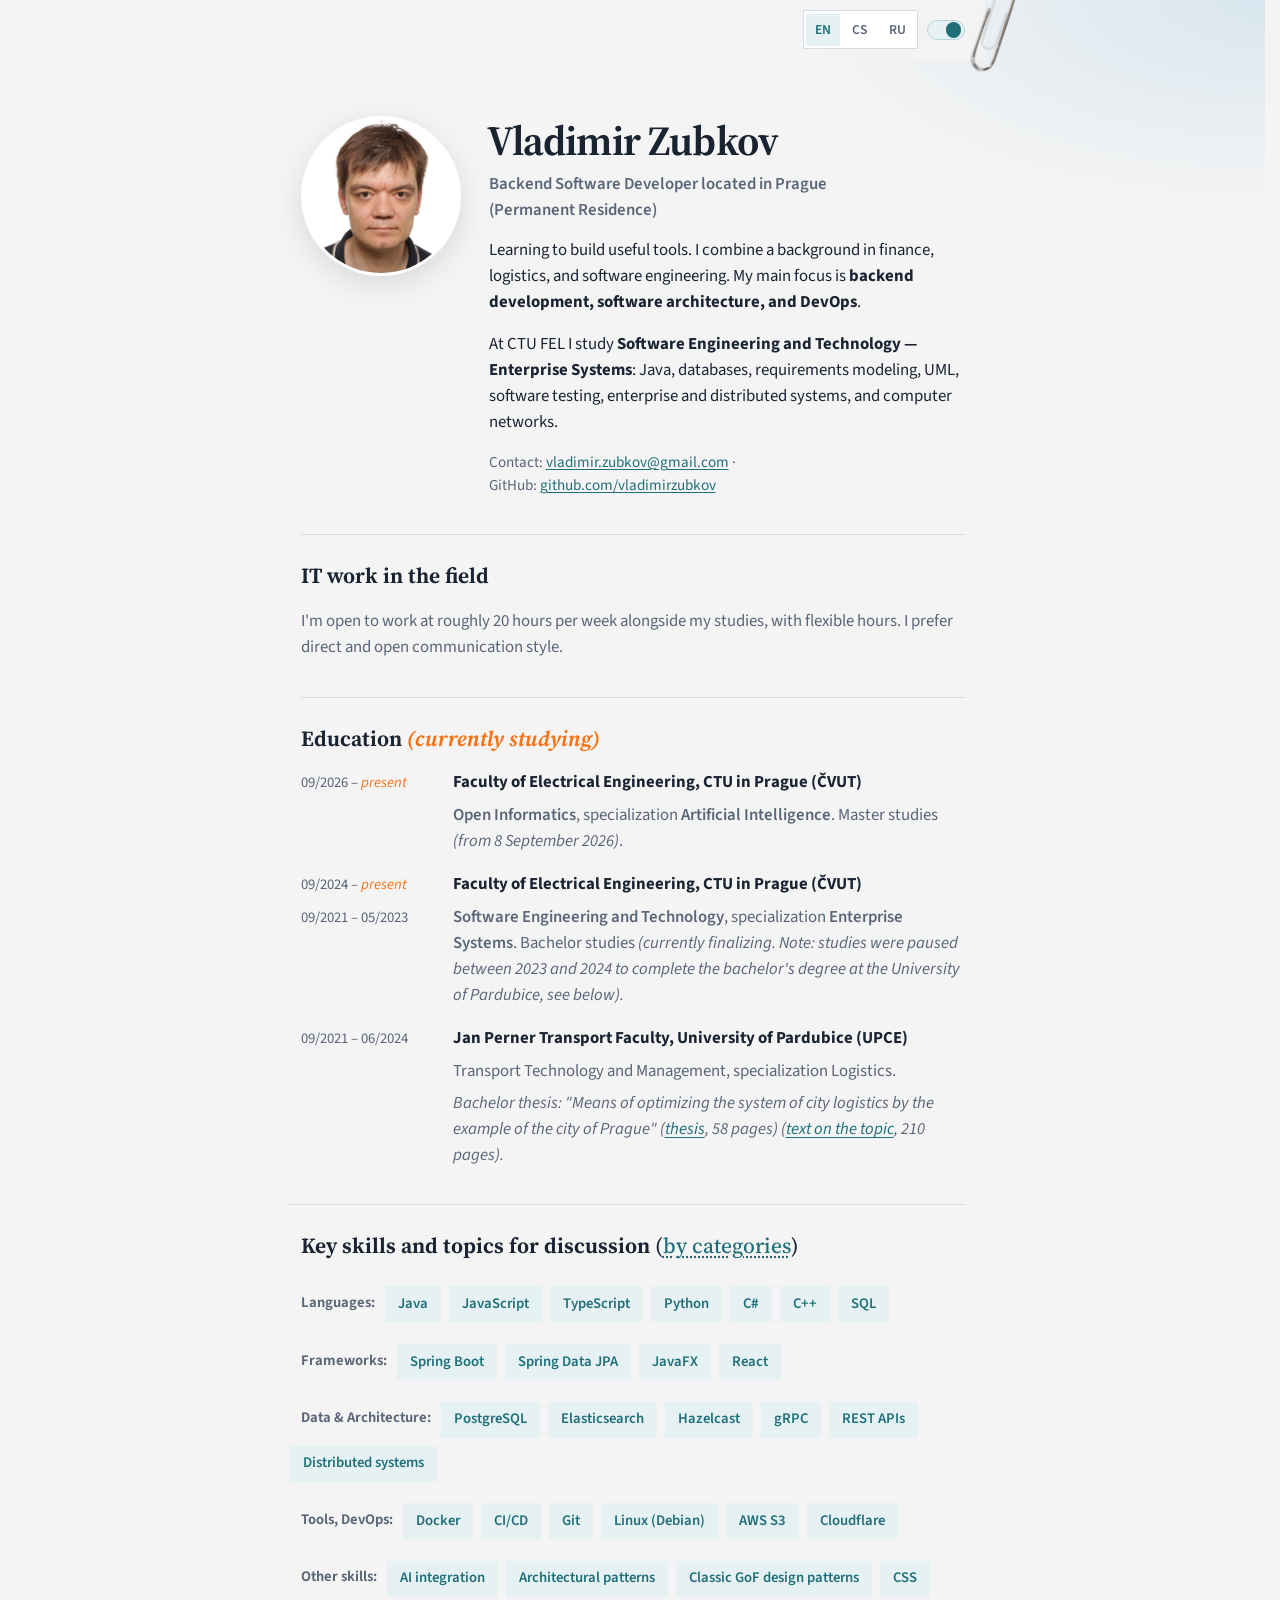
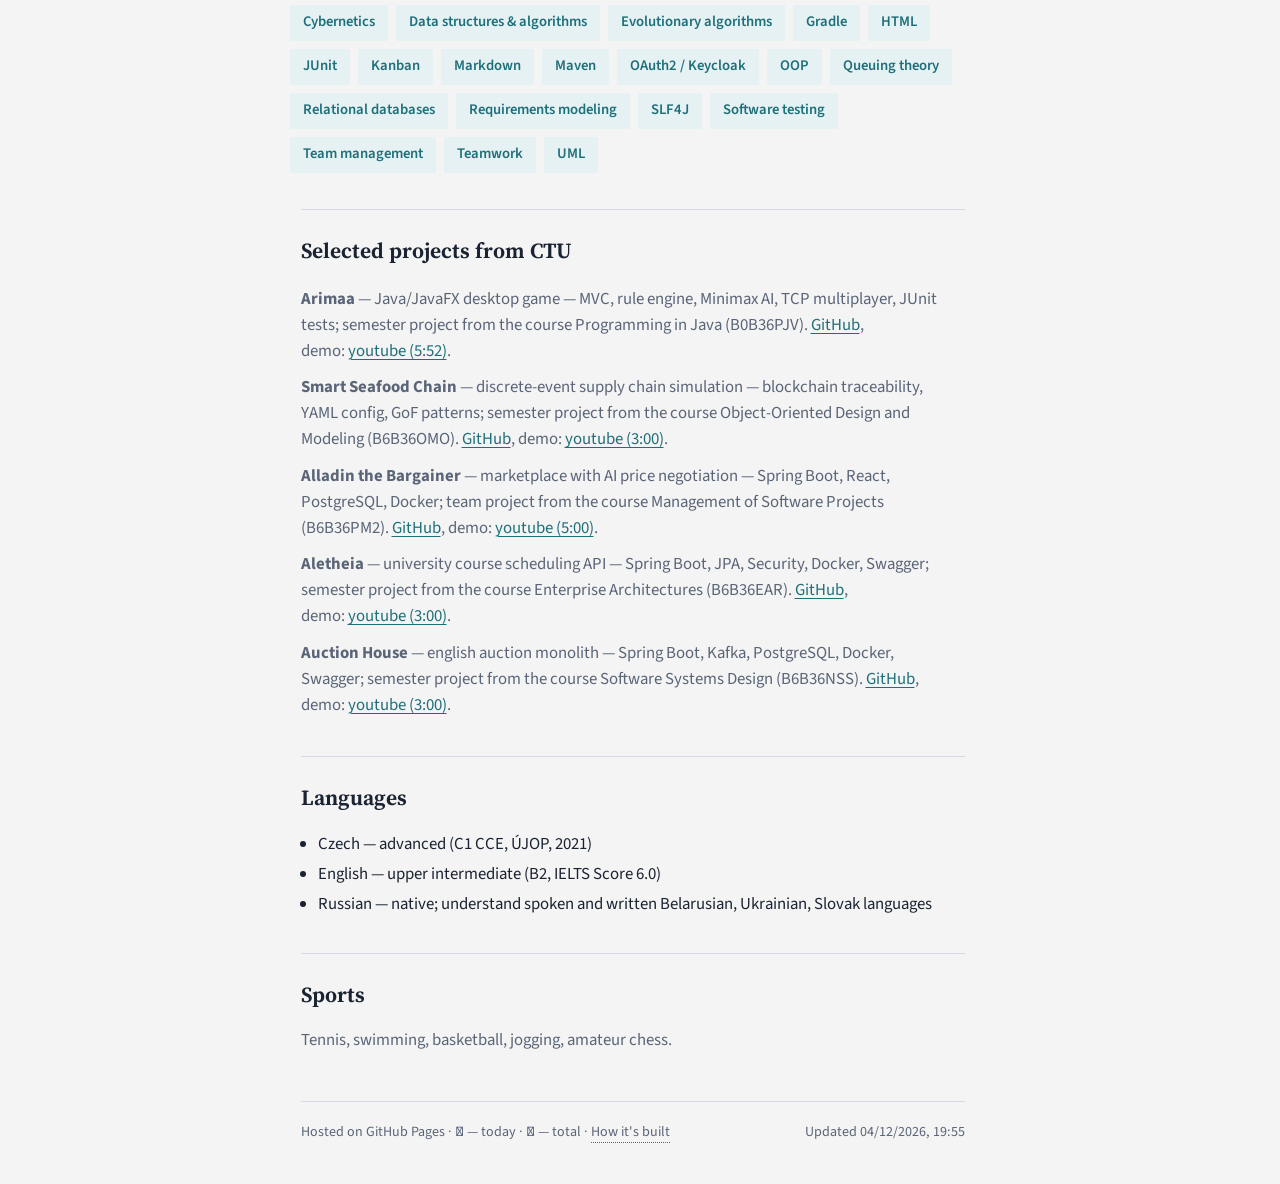
<file: index.html>
<!DOCTYPE html>
<html lang="en" class="is-bar-pinned">
<head>
  <meta charset="utf-8">
  <meta name="viewport" content="width=device-width, initial-scale=1">
  <meta name="google-site-verification" content="WZJEa6_r727RZ9sNsa0Uo_XzJ357aVYWMFtimhWDbWM">
  <title data-i18n="meta_title">Vladimir Zubkov, cv</title>
  <meta name="description" data-i18n="meta_desc" content="Professional cv of Vladimir Zubkov – Software Engineering, Java, Python, and more. CTU, Prague.">
  <link rel="icon" href="assets/favicon.png" type="image/png">
  <link rel="apple-touch-icon" href="assets/favicon.png">
  <link rel="preconnect" href="https://fonts.googleapis.com">
  <link rel="preconnect" href="https://fonts.gstatic.com" crossorigin>
  <link href="https://fonts.googleapis.com/css2?family=Source+Sans+3:wght@400;500;600;700&family=Source+Serif+4:opsz,wght@8..60,500;8..60,650&display=swap" rel="stylesheet">
  <link rel="stylesheet" href="assets/styles.css?v=20261116h">
</head>
<body>
  <div class="topbar is-sticky">
    <div class="topbar-identity" aria-hidden="true"></div>
    <div class="topbar-tools">
      <nav class="lang-switch" aria-label="Language">
        <button type="button" data-lang="en" aria-pressed="true">EN</button>
        <button type="button" data-lang="cs" aria-pressed="false">CS</button>
        <button type="button" data-lang="ru" aria-pressed="false">RU</button>
      </nav>
      <label class="sticky-toggle">
        <input type="checkbox" id="sticky-lang" checked>
        <span class="sticky-toggle-ui" aria-hidden="true"></span>
        <img src="assets/clip.png?v=3" class="clip-img" alt="" aria-hidden="true">
        <span class="visually-hidden" data-i18n="sticky_label">Pin language bar while scrolling</span>
      </label>
    </div>
  </div>

  <div class="page-body">
  <header class="hero">
    <div class="hero-photo-anchor" aria-hidden="true"></div>
    <div class="hero-brand-anchor" aria-hidden="true"></div>
    <img class="photo" src="assets/foto.jpg" width="760" height="908" alt="Vladimir Zubkov">
    <p class="brand" data-brand data-brand-active="latin" aria-label="Vladimir Zubkov">
      <span class="brand-text brand-text--latin">Vladimir Zubkov</span>
      <span class="brand-text brand-text--cyrillic" aria-hidden="true">Владимир Зубков</span>
    </p>
    <div class="hero-copy">
      <div class="hero-text lang-fade-target">
      <h1><span data-i18n="tagline_lead">Backend Software Developer located in Prague </span><span class="nowrap" data-i18n="tagline_paren">(Permanent Residence)</span></h1>
      <p class="lede" data-i18n="lede_1" data-i18n-html>
        Learning to build useful tools. I combine a background in finance, logistics, and software engineering. My main focus is <strong>backend development, software architecture, and DevOps</strong>.
      </p>
      <p class="lede" data-i18n="lede_2" data-i18n-html>
        At CTU FEL I study <strong>Software Engineering and Technology — Enterprise Systems</strong>: Java, databases, requirements modeling, UML, software testing, enterprise and distributed systems, and computer networks.
      </p>
      <p class="contacts" data-i18n="contacts_line" data-i18n-html>
        Contact:&nbsp;<a href="mailto:vladimir.zubkov@gmail.com">vladimir.zubkov@gmail.com</a> · GitHub:&nbsp;<a href="https://github.com/vladimirzubkov">github.com/vladimirzubkov</a>
      </p>
      </div>
    </div>
  </header>

  <main class="lang-fade-target">
    <section class="work-it">
      <h2 data-i18n="work_it_title">IT work in the field</h2>
      <p data-i18n="work_it_body">
        I&apos;m open to work at roughly 20 hours per week alongside my studies, with flexible hours. I prefer direct and open communication style.
      </p>
    </section>

    <section id="education">
      <h2 data-i18n="education" data-i18n-html>Education <em class="accent-running">(currently studying)</em></h2>
      <ul class="timeline">
        <li>
          <div class="timeline-head">
            <span class="when-primary" data-i18n="edu_cvut_master_when_primary" data-i18n-html>09/2026 – <em class="accent-running">present</em></span>
            <strong data-i18n="edu_cvut_master_school">Faculty of Electrical Engineering, CTU in Prague (ČVUT)</strong>
          </div>
          <div class="timeline-body">
            <div class="timeline-detail">
              <p data-i18n="edu_cvut_master_detail" data-i18n-html><span class="edu-program">Open Informatics</span>, specialization <span class="edu-program">Artificial Intelligence</span>. Master studies <em>(from 8 September 2026)</em>.</p>
            </div>
          </div>
        </li>
        <li>
          <div class="timeline-head">
            <span class="when-primary" data-i18n="edu_cvut_when_primary" data-i18n-html>09/2024 – <em class="accent-running">present</em></span>
            <strong data-i18n="edu_cvut_school">Faculty of Electrical Engineering, CTU in Prague (ČVUT)</strong>
          </div>
          <div class="timeline-body">
            <span class="when-secondary" data-i18n="edu_cvut_when_secondary">09/2021 – 05/2023</span>
            <div class="timeline-detail">
              <p data-i18n="edu_cvut_detail" data-i18n-html><span class="edu-program">Software Engineering and Technology</span>, specialization <span class="edu-program">Enterprise Systems</span>. Bachelor studies <em>(currently finalizing. Note: studies were paused between 2023 and 2024 to complete the bachelor&apos;s degree at the University of Pardubice, see below).</em></p>
            </div>
          </div>
        </li>
        <li>
          <div class="timeline-head">
            <span class="when-primary" data-i18n="edu_upce_when">09/2021 – 06/2024</span>
            <strong data-i18n="edu_upce_school">Jan Perner Transport Faculty, University of Pardubice (UPCE)</strong>
          </div>
          <div class="timeline-body">
            <div class="timeline-detail">
              <p data-i18n="edu_upce_detail">Transport Technology and Management, specialization Logistics.</p>
              <p class="thesis-note" data-i18n="edu_upce_thesis" data-i18n-html>Bachelor thesis: &quot;Means of optimizing the system of city logistics by the example of the city of Prague&quot; (<a href="https://theses.cz/id/5otu4x/">thesis</a>, 58 pages) (<a href="https://github.com/vladimirzubkov/upce-bc/blob/main/Texty_na_t%C3%A9ma_m%C4%9Bstsk%C3%A9_logistiky.pdf">text on the topic</a>, 210 pages)</p>
            </div>
          </div>
        </li>
        <li hidden>
          <div class="timeline-head">
            <span class="when-primary" data-i18n="edu_bseu_when">1999–2005</span>
            <strong data-i18n="edu_bseu_school">Belarus State Economic University</strong>
          </div>
          <div class="timeline-body">
            <div class="timeline-detail">
              <p data-i18n="edu_bseu_detail">Finance and banking — university degree.</p>
            </div>
          </div>
        </li>
      </ul>
    </section>

    <section id="skills" class="skills" data-skills-sort="categories">
      <h2>
        <span data-i18n="skills">Key skills and topics for discussion</span>
        <span class="skills-sort">
          (<button type="button" class="skills-sort-trigger" id="skills-sort-trigger" aria-haspopup="listbox" aria-expanded="false" aria-controls="skills-sort-menu"><span class="skills-sort-current" data-i18n="skills_sort_categories">by categories</span></button>)
          <span class="skills-sort-menu" id="skills-sort-menu" role="listbox" hidden>
            <button type="button" role="option" data-skills-sort="categories" data-i18n="skills_sort_categories" aria-selected="true">by categories</button>
            <button type="button" role="option" data-skills-sort="alpha" data-i18n="skills_sort_alpha" aria-selected="false">alphabetically</button>
          </span>
        </span>
      </h2>
      <ul class="chips" data-i18n="skills_chips" data-i18n-html>
        <li>Architectural patterns</li>
        <li>CI/CD</li>
        <li>Classic GoF design patterns</li>
        <li>Cloudflare</li>
        <li>CSS</li>
        <li>Cybernetics</li>
        <li>Data structures &amp; algorithms</li>
        <li>Distributed systems</li>
        <li>Docker</li>
        <li>Evolutionary algorithms</li>
        <li>Git</li>
        <li>Gradle</li>
        <li>gRPC</li>
        <li>HTML</li>
        <li>Java</li>
        <li>JavaFX</li>
        <li>JavaScript</li>
        <li>JUnit</li>
        <li>Linux (Debian)</li>
        <li>Markdown</li>
        <li>Maven</li>
        <li>OOP</li>
        <li>Python</li>
        <li>PostgreSQL</li>
        <li>Queuing theory</li>
        <li>React</li>
        <li>Relational databases</li>
        <li>Requirements modeling</li>
        <li>REST APIs</li>
        <li>Spring Boot</li>
        <li>Spring Data JPA</li>
        <li>SLF4J</li>
        <li>SQL</li>
        <li>Software testing</li>
        <li>TypeScript</li>
        <li>UML</li>
      </ul>
    </section>

    <section id="projects" class="work-projects screen-only">
      <h2 data-i18n="work">Selected projects from CTU</h2>
      <p class="work-item" data-project="arimaa" data-i18n="work_arimaa" data-i18n-html>
        <strong>Arimaa</strong> — Java/JavaFX desktop game — MVC, rule engine, Minimax AI, TCP multiplayer, JUnit tests; semester project B0B36PJV. <a href="https://github.com/vladimirzubkov/sem-pjv-arimaa">GitHub</a>, demo:&nbsp;<a href="https://youtu.be/r9iUenDT7Mc" class="project-demo">youtube&nbsp;(5:52)</a>.
      </p>
      <p class="work-item" data-project="seafood" data-i18n="work_seafood" data-i18n-html>
        <strong>Smart Seafood Chain</strong> — discrete-event supply chain simulation — blockchain traceability, YAML config, GoF patterns; semester project B6B36OMO. <a href="https://github.com/vladimirzubkov/sem-omo-seafoodchain">GitHub</a>, demo:&nbsp;<a href="https://youtu.be/dXqcA6DoE4Y" class="project-demo">youtube&nbsp;(3:00)</a>.
      </p>
      <p class="work-item" data-project="alladin" data-i18n="work_alladin" data-i18n-html>
        <strong>Alladin the Bargainer</strong> — marketplace with AI price negotiation — Spring Boot, React, PostgreSQL, Docker; team project B6B36PM2. <a href="https://github.com/vladimirzubkov/sem-pm2-alladin">GitHub</a>, demo:&nbsp;<a href="https://youtu.be/VAAVRtKAdAs" class="project-demo">youtube&nbsp;(5:00)</a>.
      </p>
      <p class="work-item" data-project="aletheia" data-i18n="work_aletheia" data-i18n-html>
        <strong>Aletheia</strong> — university course scheduling API — Spring Boot, JPA, Security, Docker, Swagger; semester project B6B36EAR. <a href="https://github.com/vladimirzubkov/sem-ear-aletheia">GitHub</a>, demo:&nbsp;<a href="https://youtu.be/mcfM8FFkskw" class="project-demo">youtube&nbsp;(3:00)</a>.
      </p>
      <p class="work-item" data-project="auctionhouse" data-i18n="work_auctionhouse" data-i18n-html>
        <strong>Auction House</strong> — english auction monolith — Spring Boot, Kafka, PostgreSQL, Docker, Swagger; semester project B6B36NSS. <a href="https://github.com/vladimirzubkov/sem-nss-auctionhouse">GitHub</a>, demo:&nbsp;<a href="https://youtu.be/u66x9WjObQ0" class="project-demo">youtube&nbsp;(3:00)</a>.
      </p>
    </section>

    <section hidden>
      <h2 data-i18n="hobby">Hobby projects</h2>
      <p class="work-item" data-i18n="work_videomonitor" data-i18n-html>
        <a href="https://vladimirzubkov.github.io/VideoMonitorDocs/" class="print-explicit-url"><strong><span class="link-screen">VideoMonitor</span><span class="link-print">VideoMonitor</span></strong><span class="link-print"> (URL: <span class="link-print-url">vladimirzubkov.github.io/VideoMonitorDocs</span>)</span></a> — desktop app in Rust for everyday video work using FFmpeg and yt-dlp, best for archiving and management. Public beta for Windows.
      </p>
    </section>

    <section>
      <h2 data-i18n="languages">Languages</h2>
      <ul class="plain">
        <li data-i18n="lang_cs">Czech — advanced (C1 CCE, ÚJOP, 2021)</li>
        <li data-i18n="lang_en">English — upper intermediate (B2, IELTS Score 6.0)</li>
        <li data-i18n="lang_ru">Russian — native; understand spoken and written Belarusian, Ukrainian, Slovak languages</li>
        <li hidden data-i18n="lang_de">German — elementary (A2)</li>
      </ul>
    </section>

    <section>
      <h2 data-i18n="sports">Sports</h2>
      <p data-i18n="sports_body">Tennis, swimming, basketball, jogging, amateur chess.</p>

    </section>
  </main>
  </div>

  <footer class="lang-fade-target">
    <p class="footer-line">
      <span class="footer-left">
        <span data-i18n="hosted">Hosted on GitHub Pages ·</span>
        𓀠 <span id="visitor-count-today" class="visitor-count" aria-label="Visitors today">…</span>
        <span data-i18n="visitor_today">today</span>
        · 𓀠 <span id="visitor-count-total" class="visitor-count" aria-label="Visitors total">…</span>
        <span data-i18n="visitor_total">total</span>
        <span class="how-built screen-only">
          ·
          <span class="how-built-hit" tabindex="0" aria-describedby="how-built-tip">
            <span class="how-built-label" data-i18n="how_built">How it's built</span>
            <span id="how-built-tip" class="how-built-tip" role="tooltip">
              <span class="how-built-stack" data-i18n="how_built_stack">Stack: HTML, CSS, vanilla JS · GitHub Actions · GitHub Pages</span>
              <span class="how-built-flow">
                <span class="how-built-box" data-i18n="how_built_box_local">Local files</span>
                <span class="how-built-arrow" data-i18n="how_built_arrow_push">git push to private repo</span>
                <span class="how-built-box" data-i18n="how_built_box_private">Private GitHub · full source</span>
                <span class="how-built-arrow" data-i18n="how_built_arrow_ci">Actions publishes static files</span>
                <span class="how-built-box" data-i18n="how_built_box_public">Public repo · one orphan commit</span>
                <span class="how-built-arrow" data-i18n="how_built_arrow_pages">GitHub Pages</span>
                <span class="how-built-box" data-i18n="how_built_box_site">vladimirzubkov.github.io</span>
              </span>
              <span class="how-built-counters" data-i18n="how_built_counters">Counters: Vercel + Redis. One unique visit per day. We do not know your IPs, this is a third-party badge.</span>
              <span class="how-built-ui" data-i18n="how_built_ui">Language and bar pin: localStorage, this browser only.</span>
            </span>
          </span>
        </span>
      </span>
      <span class="footer-right">
        <span class="footer-screen-only"><span data-i18n="updated">Updated</span> <time id="updated" datetime=""></time></span>
        <span class="footer-print-only"><span class="footer-site">vladimirzubkov.github.io</span> · <span data-i18n="updated_print">updated:</span> <time class="footer-print-time" datetime=""></time></span>
      </span>
    </p>
  </footer>
  <div class="print-page-number" aria-hidden="true"></div>
  <script src="i18n.js?v=20261116k"></script>
  <script>CVI18n.init();</script>
</body>
</html>
</file>
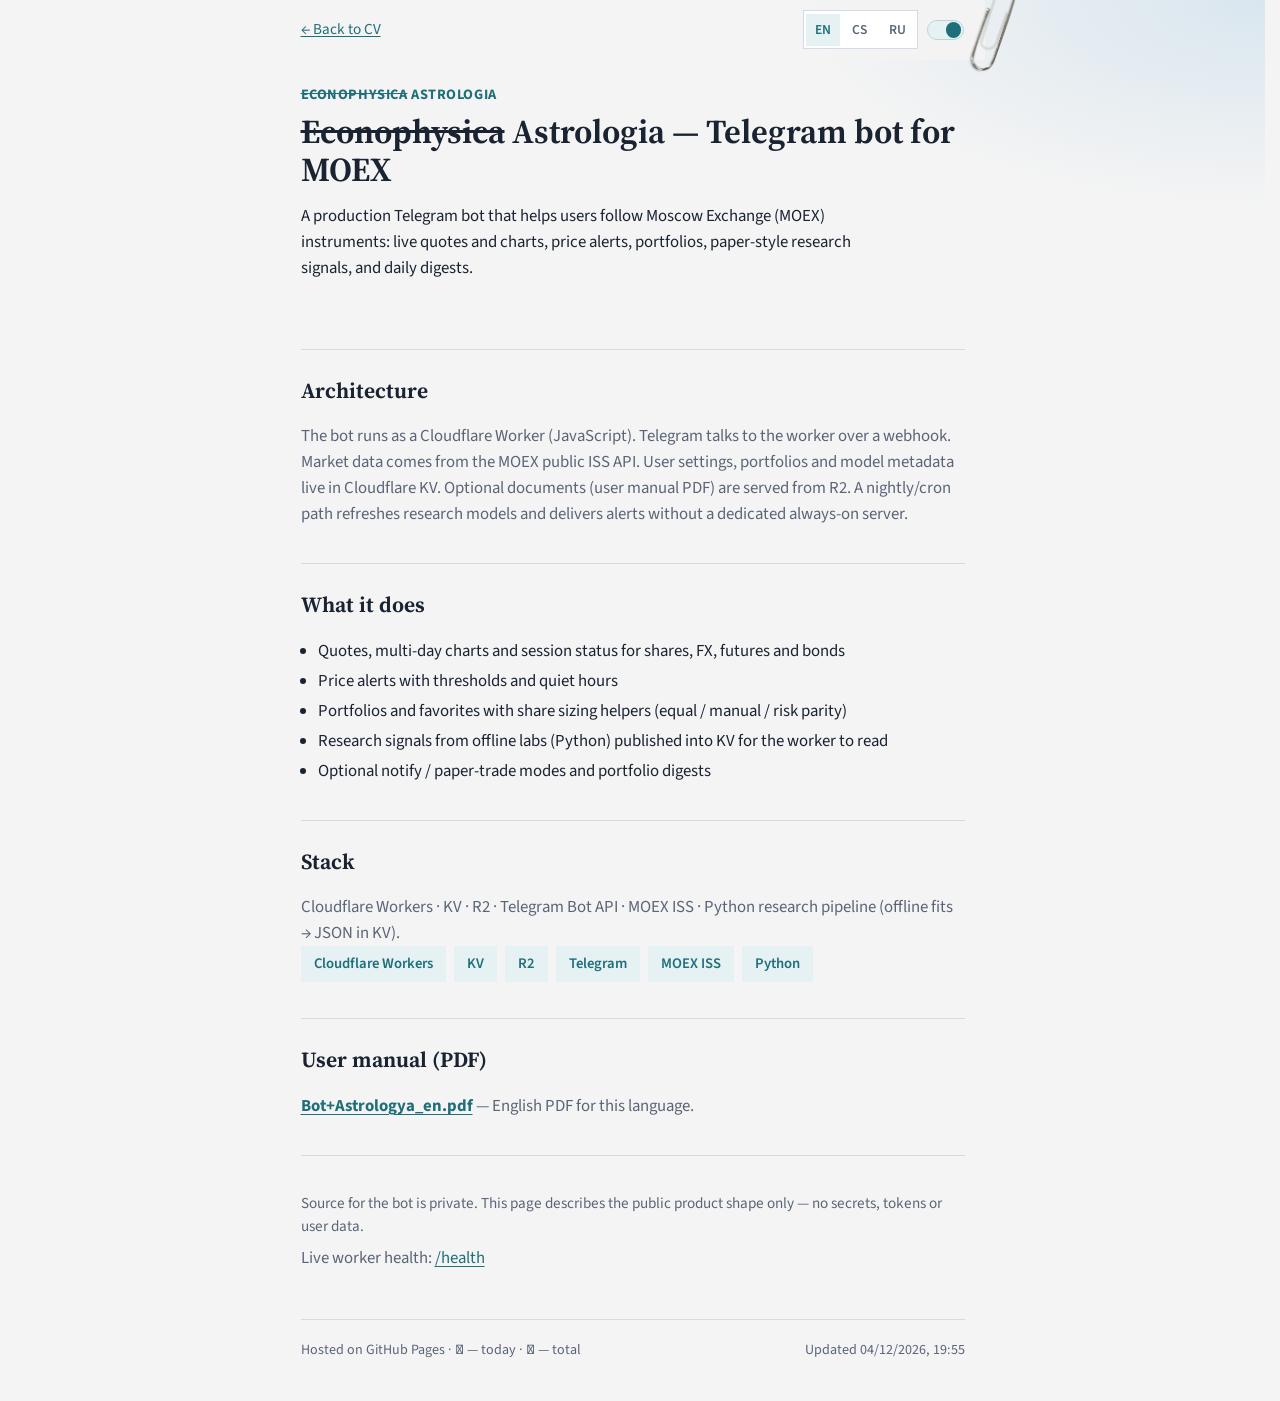
<file: projects/econophysica.html>
<!DOCTYPE html>
<html lang="en">
<head>
  <meta charset="utf-8">
  <meta name="viewport" content="width=device-width, initial-scale=1">
  <title data-i18n="project_title">Astrologia — Telegram bot for MOEX</title>
  <meta name="description" data-i18n="project_meta" content="Astrologia (formerly Econophysica): Telegram trading bot for Moscow Exchange — architecture and features.">
  <link rel="icon" href="../favicon.png" type="image/png">
  <link rel="apple-touch-icon" href="../favicon.png">
  <link rel="preconnect" href="https://fonts.googleapis.com">
  <link rel="preconnect" href="https://fonts.gstatic.com" crossorigin>
  <link href="https://fonts.googleapis.com/css2?family=Source+Sans+3:wght@400;600;700&family=Source+Serif+4:opsz,wght@8..60,500;8..60,650&display=swap" rel="stylesheet">
  <link rel="stylesheet" href="../styles.css?v=20260910h">
</head>
<body>
  <div class="topbar is-sticky">
    <a class="back-link" href="../index.html" data-i18n="back_home">← Back to CV</a>
    <div class="topbar-tools">
      <nav class="lang-switch" aria-label="Language">
        <button type="button" data-lang="en" aria-pressed="true">EN</button>
        <button type="button" data-lang="cs" aria-pressed="false">CS</button>
        <button type="button" data-lang="ru" aria-pressed="false">RU</button>
      </nav>
      <label class="sticky-toggle">
        <input type="checkbox" id="sticky-lang" checked>
        <span class="sticky-toggle-ui" aria-hidden="true"></span>
        <img src="../clip.png?v=3" class="clip-img" alt="" aria-hidden="true">
        <span class="visually-hidden" data-i18n="sticky_label">Pin language bar while scrolling</span>
      </label>
    </div>
  </div>

  <header class="page-hero lang-fade-target">
    <p class="eyebrow" data-i18n="project_eyebrow" data-i18n-html><s>Econophysica</s> Astrologia</p>
    <h1 data-i18n="project_title" data-i18n-html><s>Econophysica</s> Astrologia — Telegram bot for MOEX</h1>
    <p class="lede" data-i18n="project_lead">
      A production Telegram bot that helps users follow Moscow Exchange (MOEX) instruments:
      live quotes and charts, price alerts, portfolios, paper-style research signals, and daily digests.
    </p>
  </header>

  <main class="page-main lang-fade-target">
    <section>
      <h2 data-i18n="project_arch">Architecture</h2>
      <p data-i18n="project_arch_body">
        The bot runs as a Cloudflare Worker (JavaScript). Telegram talks to the worker over a webhook.
        Market data comes from the MOEX public ISS API. User settings, portfolios and model metadata live in Cloudflare KV.
        Optional documents (user manual PDF) are served from R2. A nightly/cron path refreshes research models and delivers alerts
        without a dedicated always-on server.
      </p>
    </section>

    <section>
      <h2 data-i18n="project_features">What it does</h2>
      <ul class="plain">
        <li data-i18n="project_f1">Quotes, multi-day charts and session status for shares, FX, futures and bonds</li>
        <li data-i18n="project_f2">Price alerts with thresholds and quiet hours</li>
        <li data-i18n="project_f3">Portfolios and favorites with share sizing helpers (equal / manual / risk parity)</li>
        <li data-i18n="project_f4">Research signals from offline labs (Python) published into KV for the worker to read</li>
        <li data-i18n="project_f5">Optional notify / paper-trade modes and portfolio digests</li>
      </ul>
    </section>

    <section>
      <h2 data-i18n="project_stack">Stack</h2>
      <p data-i18n="project_stack_body">
        Cloudflare Workers · KV · R2 · Telegram Bot API · MOEX ISS · Python research pipeline (offline fits → JSON in KV).
      </p>
      <ul class="chips">
        <li>Cloudflare Workers</li>
        <li>KV</li>
        <li>R2</li>
        <li>Telegram</li>
        <li>MOEX ISS</li>
        <li>Python</li>
      </ul>
    </section>

    <section class="manual-only">
      <h2 data-i18n="project_manual">User manual (PDF)</h2>
      <p>
        <a class="project-link" data-manual-pdf href="../manuals/Bot+Astrologya_en.pdf">Bot+Astrologya_en.pdf</a>
        — <span data-i18n="project_manual_hint">English PDF for this language.</span>
      </p>
    </section>

    <section>
      <p class="note" data-i18n="project_note">
        Source for the bot is private. This page describes the public product shape only — no secrets, tokens or user data.
      </p>
      <p>
        <span data-i18n="project_try">Live worker health:</span>
        <a href="https://moex-telegram-bot.vladimir-zubkov.workers.dev/health">/health</a>
      </p>
    </section>
  </main>

  <footer class="lang-fade-target">
    <p class="footer-line">
      <span class="footer-left">
        <span data-i18n="hosted">Hosted on GitHub Pages ·</span>
        𓀠 <span id="visitor-count-today" class="visitor-count" aria-label="Visitors today">…</span>
        <span data-i18n="visitor_today">today</span>
        · 𓀠 <span id="visitor-count-total" class="visitor-count" aria-label="Visitors total">…</span>
        <span data-i18n="visitor_total">total</span>
      </span>
      <span class="footer-right">
        <span class="footer-screen-only"><span data-i18n="updated">Updated</span> <time id="updated" datetime=""></time></span>
        <span class="footer-print-only"><span class="footer-site">vladimirzubkov.github.io</span> · <span data-i18n="updated_print">updated:</span> <time class="footer-print-time" datetime=""></time></span>
      </span>
    </p>
  </footer>
  <div class="print-page-number" aria-hidden="true"></div>
  <script src="../i18n.js?v=20260910h"></script>
  <script>CVI18n.init();</script>
</body>
</html>
</file>
<file: assets/styles.css>
@property --content-max {
  syntax: "<length>";
  inherits: true;
  initial-value: 44rem;
}

@property --lede-max {
  syntax: "<length>";
  inherits: true;
  initial-value: 36rem;
}

:root {
  --ink: #1a2332;
  --muted: #5a6578;
  --line: #d5dbe6;
  --bg: #f4f4f4;
  --paper: #ffffff;
  --accent: #1f6f7a;
  --accent-strong: #01152e;
  --accent-soft: #e6f1f3;
  --skill-primary-bg: #d5e8df;
  --skill-primary-ink: #1a5c48;
  --skill-primary-border: #b3d4c4;
  --running: #f97316;
  --serif: "Source Serif 4", Georgia, serif;
  --sans: "Source Sans 3", "Segoe UI", sans-serif;
  --content-max: 44rem;
  --lede-max: 36rem;
  --lang-fade-out: 0.13s;
  --lang-fade-in: 0.25s;
  --lang-width: 0.25s;
  --brand-fx-duration: 0.5s;
  --topbar-fade-lamp: 243, 240, 233; /* gradient only — midway neutral/warm */
  --section-gap: 2.25rem;
  --print-a4-height: 270.2mm; /* A4 297mm − 14.4mm top − 12.4mm bottom */
  --print-scale: 1;
  --print-u: 1;
  --print-page-margin-left: 14.4mm;
  --print-page-margin-right: 14.4mm;
  --print-chip-outdent-base: 2.4mm; /* chip horizontal pad at --print-u: 1 */
  --print-page-margin-left-narrow: 12mm; /* 14.4mm − chip outdent base */
  --print-content-nudge-base: 1mm; /* chips / language bullets shift right in print */
  --print-content-gap-bottom: 1lh; /* one line of main body text */
  --print-date-em: 0.7142857; /* 10pt dates vs 14pt body — scales with html font-size */
  --paragraph-gap: 0.35rem;
}

html[lang="ru"] {
  --content-max: 50.6rem;
  --lede-max: 41.4rem;
}

*,
*::before,
*::after {
  box-sizing: border-box;
}

html {
  scroll-behavior: smooth;
  scrollbar-gutter: stable;
  transition:
    --content-max var(--lang-width) ease,
    --lede-max var(--lang-width) ease;
}

.lang-fade-target {
  transition: opacity var(--lang-fade-in) ease;
}

html.is-lang-fading .lang-fade-target {
  opacity: 0;
  transition: opacity var(--lang-fade-out) ease;
}

html.is-lang-switching {
  scroll-behavior: auto !important;
}

html.is-lang-instant,
html.is-lang-instant .page-body,
html.is-lang-instant .page-hero,
html.is-lang-instant .page-main,
html.is-lang-instant .lede {
  transition: none !important;
}

@media (prefers-reduced-motion: reduce) {
  html {
    transition: none;
  }

  .topbar,
  .hero,
  main,
  footer,
  .page-hero,
  .page-main,
  .lede {
    transition: none;
  }

  .lang-fade-target {
    transition: none !important;
  }

  .brand,
  .brand-text--latin,
  .brand-text--cyrillic {
    transition: none !important;
  }
}

body {
  margin: 0;
  min-height: 100vh;
  color: var(--ink);
  font-family: var(--sans);
  font-size: 1.05rem;
  line-height: 1.55;
  background:
    radial-gradient(900px 400px at 100% 0%, #d9e6ef 0%, transparent 52%),
    var(--bg);
}

a {
  color: var(--accent);
  text-decoration-thickness: 1px;
  text-underline-offset: 0.15em;
  border-radius: 0.12em;
  transition: background 0.15s ease, color 0.15s ease;
}

@media screen {
  a {
    padding: 0 2px;
    margin: 0 -2px;
  }

  a:hover {
    color: var(--accent-strong);
    background: color-mix(in srgb, #f97316 70%, transparent);
    box-decoration-break: clone;
    -webkit-box-decoration-break: clone;
  }
}

html.is-bar-pinned :is(#education, #skills) {
  scroll-margin-top: 7rem;
}

html.is-bar-pinned #projects {
  scroll-margin-top: 8rem;
}

.topbar {
  width: 100%;
  max-width: var(--content-max);
  margin: 0 auto;
  padding: 0.65rem 1.25rem;
  display: flex;
  justify-content: space-between;
  align-items: center;
  gap: 1rem;
  box-sizing: border-box;
  transition: max-width var(--lang-width) ease;
  --topbar-pad-y: 0.65rem;
  --toggle-h: 1.3rem;
  --clip-below: 0.8rem;
  --clip-top-pull: 1rem;
}

.topbar-identity {
  flex: 1 1 auto;
  min-width: 0;
  min-height: 0;
  pointer-events: none;
}

.topbar.is-sticky {
  position: sticky;
  top: 0;
  z-index: 100;
  background: rgba(244, 244, 244, 0.92);
  backdrop-filter: blur(8px);
  -webkit-backdrop-filter: blur(8px);
  overflow: visible;
}

.topbar.is-sticky::before {
  content: "";
  position: absolute;
  left: 0;
  right: 0;
  top: 100%;
  height: 1.2cm;
  pointer-events: none;
  background: linear-gradient(
    to bottom,
    rgba(var(--topbar-fade-lamp), 0.95) 0%,
    rgba(var(--topbar-fade-lamp), 0) 100%
  );
  opacity: var(--topbar-fade-opacity, 0);
}

.topbar.is-sticky::after {
  content: "";
  position: absolute;
  left: 0;
  bottom: 0;
  width: var(--topbar-line-width, 100%);
  height: 1px;
  background: linear-gradient(
    to right,
    var(--line) 0,
    var(--line) var(--topbar-line-fade-start, 100%),
    transparent var(--topbar-line-fade-end, 100%)
  );
  opacity: 0;
  pointer-events: none;
}

.topbar.is-sticky.is-stuck::after {
  opacity: 1;
}

.topbar-tools {
  display: inline-flex;
  align-items: center;
  gap: 0.55rem;
  margin-left: auto;
  flex-shrink: 0;
}

.sticky-toggle {
  display: inline-flex;
  align-items: center;
  cursor: pointer;
  position: relative;
  overflow: visible;
}

.sticky-toggle input {
  position: absolute;
  width: 1px;
  height: 1px;
  padding: 0;
  margin: -1px;
  overflow: hidden;
  clip: rect(0, 0, 0, 0);
  white-space: nowrap;
  border: 0;
}

.sticky-toggle-ui {
  position: relative;
  width: 2.35rem;
  height: 1.3rem;
  border: 1px solid var(--line);
  border-radius: 999px;
  background: var(--paper);
  transition: background 0.15s ease, border-color 0.15s ease;
}

.sticky-toggle-ui::after {
  content: "";
  position: absolute;
  top: 0.12rem;
  left: 0.12rem;
  width: 0.95rem;
  height: 0.95rem;
  border-radius: 50%;
  background: var(--muted);
  transition: transform 0.15s ease, background 0.15s ease;
}

.sticky-toggle input:checked + .sticky-toggle-ui {
  background: var(--accent-soft);
  border-color: #b8d5da;
}

.sticky-toggle input:checked + .sticky-toggle-ui::after {
  transform: translateX(1rem);
  background: var(--accent);
}

.sticky-toggle input:focus-visible + .sticky-toggle-ui {
  outline: 2px solid var(--accent);
  outline-offset: 2px;
}

.clip-img {
  position: absolute;
  left: 100%;
  top: calc(-1 * var(--clip-top-pull));
  transform: translateX(11px);
  height: calc((2 * var(--topbar-pad-y) + var(--toggle-h) + var(--clip-below)) * 1.35);
  width: auto;
  object-fit: contain;
  object-position: top center;
  pointer-events: none;
  transition: transform 0.15s ease, opacity 0.15s ease;
  z-index: 10;
  opacity: 0;
}

.sticky-toggle input:checked ~ .clip-img {
  opacity: 1;
  pointer-events: auto;
  cursor: pointer;
  transform: translateX(calc(11px - 0.4rem));
}

.visually-hidden {
  position: absolute;
  width: 1px;
  height: 1px;
  padding: 0;
  margin: -1px;
  overflow: hidden;
  clip: rect(0, 0, 0, 0);
  white-space: nowrap;
  border: 0;
}

.topbar .back-link {
  margin-right: auto;
  font-size: 0.95rem;
}

.lang-switch {
  display: inline-flex;
  gap: 0.25rem;
  border: 1px solid var(--line);
  background: var(--paper);
  padding: 0.15rem;
  flex-shrink: 0;
}

.lang-switch button {
  appearance: none;
  border: 0;
  background: transparent;
  color: var(--muted);
  font: inherit;
  font-size: 0.85rem;
  font-weight: 600;
  padding: 0.35rem 0.55rem;
  cursor: pointer;
  flex-shrink: 0;
}

.lang-switch button.is-active {
  background: var(--accent-soft);
  color: var(--accent);
}

.lang-switch button:hover {
  color: var(--ink);
}

.page-hero,
.page-main {
  max-width: var(--content-max);
  margin: 0 auto;
  padding: 0 1.25rem;
  transition: max-width var(--lang-width) ease;
}

.page-hero {
  padding-top: 1.5rem;
  padding-bottom: 1rem;
}

.page-hero .eyebrow {
  margin: 0 0 0.35rem;
  color: var(--accent);
  font-size: 0.9rem;
  font-weight: 700;
  letter-spacing: 0.04em;
  text-transform: uppercase;
}

.page-hero h1 {
  margin: 0 0 0.85rem;
  font-family: var(--serif);
  font-size: clamp(1.6rem, 4vw, 2.1rem);
  font-weight: 650;
  line-height: 1.15;
}

.page-main {
  padding-bottom: 3rem;
}

.link-print {
  display: none;
}

.print-only {
  display: none;
}

.print-block {
  display: none;
}

.project-link {
  font-weight: 700;
}

.project-more {
  display: inline;
  margin-left: 0.35rem;
  white-space: nowrap;
}

.project-demo {
  display: inline;
  white-space: nowrap;
}

.hero {
  display: grid;
  grid-template-columns: 160px 1fr;
  column-gap: 1.75rem;
  row-gap: 0;
  align-items: start;
  width: 100%;
  margin: 0;
  padding: 3.5rem 1.25rem 0;
}

.hero-photo-anchor {
  grid-column: 1;
  grid-row: 1 / 3;
  width: 160px;
  height: 160px;
  pointer-events: none;
  visibility: hidden;
}

.hero-brand-anchor {
  grid-column: 2;
  grid-row: 1;
  pointer-events: none;
  visibility: hidden;
}

.photo {
  grid-column: 1;
  grid-row: 1 / 3;
  align-self: start;
  width: 160px;
  height: 160px;
  flex-shrink: 0;
  object-fit: cover;
  object-position: center top;
  border-radius: 50%;
  border: 3px solid var(--paper);
  box-shadow: 0 8px 28px rgba(26, 35, 50, 0.12);
  background: var(--paper);
  transform-origin: top left;
}

html.is-hero-collapse-active .photo,
html.is-hero-collapse-active .brand {
  z-index: 101;
}

.page-body {
  max-width: var(--content-max);
  margin: 0 auto;
  transition: max-width var(--lang-width) ease;
}

.brand {
  grid-column: 2;
  grid-row: 1;
  align-self: start;
  display: grid;
  position: relative;
  overflow: hidden;
  margin: 0 0 0.35rem -2px;
  padding: 0.12rem 0;
  font-family: var(--serif);
  font-size: clamp(2rem, 5vw, 2.6rem);
  font-weight: 650;
  letter-spacing: -0.02em;
  line-height: 1.1;
}

.hero-copy {
  grid-column: 2;
  grid-row: 2;
  flex: none;
  min-width: 0;
}

.nowrap {
  white-space: nowrap;
}

.brand-text {
  grid-area: 1 / 1;
  display: block;
  margin: 0;
  white-space: nowrap;
  font: inherit;
  letter-spacing: inherit;
  line-height: inherit;
  transition: opacity var(--brand-fx-duration) ease;
}

.brand-text--latin,
.brand-text--cyrillic {
  opacity: 0;
}

.brand[data-brand-active="latin"] .brand-text--latin,
.brand[data-brand-active="cyrillic"] .brand-text--cyrillic {
  opacity: 1;
}

.brand--no-transition .brand-text--latin,
.brand--no-transition .brand-text--cyrillic {
  transition: none !important;
}

.hero h1 {
  margin: 0 0 0.85rem;
  color: var(--muted);
  font-family: var(--sans);
  font-size: 1.05rem;
  font-weight: 600;
}

.lede {
  margin: 0 0 1rem;
  max-width: var(--lede-max);
  transition: max-width var(--lang-width) ease;
}

.contacts {
  margin: 0;
  color: var(--muted);
  font-size: 0.95rem;
}

.timeline-head strong {
  margin: 0;
  line-height: 1.35;
}

.contacts + .contacts {
  margin-top: 0.35rem;
}

.thesis-note {
  font-style: italic;
}

.accent-running {
  color: var(--running);
  font-style: italic;
}

.timeline li {
  display: block;
}

.timeline li[hidden],
.plain li[hidden],
section[hidden] {
  display: none !important;
}

.timeline-head,
.timeline-body {
  display: grid;
  grid-template-columns: 8.5rem 1fr;
  gap: 0.75rem 1rem;
  align-items: baseline;
}

.timeline-body {
  margin-top: 0.2rem;
  gap: 0.25rem 1rem;
}

.when-primary,
.when-secondary {
  color: var(--muted);
  font-size: 0.92rem;
  font-variant-numeric: tabular-nums;
  line-height: 1.35;
}

.timeline-detail {
  grid-column: 2;
}

.edu-program {
  font-weight: 600;
}

.timeline-body > .timeline-detail:only-child {
  grid-column: 2;
}

main {
  max-width: none;
  margin: 0;
  padding: 0 1.25rem 3rem;
}

section {
  margin-top: var(--section-gap);
  padding-top: 1.5rem;
  border-top: 1px solid var(--line);
}

h2 {
  margin: 0 0 1rem;
  font-family: var(--serif);
  font-size: 1.35rem;
  font-weight: 650;
}

.timeline {
  list-style: none;
  margin: 0;
  padding: 0;
  display: grid;
  gap: 1.15rem;
}

.timeline p,
.plain + .note,
section > p {
  margin: var(--paragraph-gap) 0 0;
  color: var(--muted);
}

.chips {
  --chip-pad-x: 0.75rem;
  list-style: none;
  margin: 0;
  padding: 0;
  display: flex;
  flex-wrap: wrap;
  gap: 0.5rem;
}

/* Chip text aligns with h2; backgrounds sit in the left gutter (no clip at content edge). */
section.skills {
  --chip-gutter: var(--chip-pad-x, 0.75rem);
  --chip-nudge: 1px;
  overflow: visible;
  margin-left: calc(-1 * var(--chip-gutter));
  padding-left: var(--chip-gutter);
  box-sizing: border-box;
}

section.skills .chips {
  margin-left: calc(-1 * var(--chip-pad-x) + var(--chip-nudge));
}

.chips li {
  padding: 0.35rem var(--chip-pad-x);
  background: var(--accent-soft);
  color: var(--accent);
  font-size: 0.92rem;
  font-weight: 600;
  border: 1px solid transparent;
  box-shadow: inset 0 0 0 3px transparent;
  transition:
    background 0.18s ease,
    color 0.18s ease,
    border-color 0.18s ease,
    box-shadow 0.18s ease,
    opacity 0.18s ease;
}

.chips li.skill-row-break {
  flex: 1 0 100%;
  width: 100%;
  height: 0;
  margin: 0.35rem 0 0;
  padding: 0;
  background: transparent;
  border: 0;
  box-shadow: none;
  overflow: hidden;
  pointer-events: none;
}

.chips li.skill-row-break:first-child {
  margin-top: 0;
}

.chips li.skill-category {
  /* Chips list is outdented; pull labels back under the section h2. */
  flex: 0 0 auto;
  margin: 0 0 0 calc(var(--chip-pad-x) - var(--chip-nudge));
  padding: 0.35rem 0.15rem 0.35rem 0;
  background: transparent;
  color: var(--muted);
  font-size: 0.92rem;
  font-weight: 650;
  border: 0;
  box-shadow: none;
  pointer-events: none;
}

.skill-category-label {
  display: inline-block;
  white-space: nowrap;
}

.chip-text {
  display: inline-block;
}

.skills-sort {
  position: relative;
  display: inline;
  font-weight: 500;
  white-space: nowrap;
}

.skills-sort-trigger {
  appearance: none;
  border: 0;
  background: transparent;
  padding: 0;
  margin: 0;
  font: inherit;
  font-weight: inherit;
  color: var(--accent);
  cursor: pointer;
  text-decoration: underline;
  text-decoration-style: dotted;
  text-underline-offset: 0.15em;
}

.skills-sort-trigger:hover,
.skills-sort-trigger:focus-visible {
  color: var(--ink);
}

.skills-sort-menu {
  position: absolute;
  left: 0;
  top: calc(100% + 0.3rem);
  z-index: 40;
  display: flex;
  flex-direction: column;
  gap: 0.1rem;
  min-width: 11rem;
  padding: 0.3rem;
  background: var(--paper);
  color: var(--ink);
  border: 1px solid var(--line);
  border-radius: 0.35rem;
  box-shadow: 0 0.45rem 1.4rem rgba(26, 35, 50, 0.14);
}

.skills-sort-menu[hidden] {
  display: none;
}

.skills-sort-menu button {
  appearance: none;
  border: 0;
  background: transparent;
  color: inherit;
  font: inherit;
  font-size: 0.95rem;
  font-weight: 500;
  text-align: left;
  padding: 0.4rem 0.55rem;
  border-radius: 0.25rem;
  cursor: pointer;
}

.skills-sort-menu button:hover,
.skills-sort-menu button:focus-visible {
  background: var(--accent-soft);
  color: var(--accent);
}

.skills-sort-menu button.is-selected,
.skills-sort-menu button[aria-selected="true"] {
  background: var(--accent-soft);
  color: var(--accent);
  font-weight: 650;
}

@media screen {
  section.skills.is-skill-focus .chips li.skill-chip-dimmed {
    background: transparent;
    border-color: transparent;
    color: var(--muted);
    opacity: 0.38;
  }

  section.skills.is-skill-focus .chips li.skill-chip-common {
    background: var(--accent-soft);
    color: var(--accent);
    opacity: 1;
  }

  section.skills.is-skill-focus .chips li.skill-chip-primary {
    background: var(--skill-primary-bg);
    color: var(--skill-primary-ink);
    opacity: 1;
    border-color: transparent;
    box-shadow: inset 0 0 0 3px var(--skill-primary-border);
  }

  section.skills.is-skill-focus .chips li.skill-category,
  section.skills.is-skill-focus .chips li.skill-row-break {
    background: transparent;
    color: var(--muted);
    opacity: 1;
    border: 0;
    box-shadow: none;
  }

  section.work-projects .work-item {
    border-radius: 0.35rem;
    margin-left: -0.35rem;
    padding: 0.15rem 0.35rem;
    transition: color 0.18s ease, background 0.18s ease;
  }

  section.work-projects .work-item.is-work-hover {
    color: var(--ink);
    background: var(--skill-primary-bg);
  }
}

@media screen and (prefers-reduced-motion: reduce) {
  .chips li,
  section.work-projects .work-item {
    transition: none;
  }
}

.plain {
  margin: 0;
  padding-left: 1.1rem;
}

.plain li {
  margin: 0.25rem 0;
}

.note {
  margin-top: 0.75rem;
  color: var(--muted);
  font-size: 0.95rem;
}

.is-hidden {
  display: none !important;
}

.visitor-count {
  font-variant-numeric: tabular-nums;
}

.how-built {
  position: relative;
  display: inline;
}

.how-built-hit {
  position: relative;
  display: inline-block;
  cursor: help;
}

.how-built-label {
  border-bottom: 1px dotted currentColor;
}

.how-built-hit:focus {
  outline: none;
}

.how-built-hit:focus .how-built-label {
  color: var(--ink);
}

.how-built-hit::before {
  content: "";
  position: absolute;
  left: 0;
  right: 0;
  bottom: 100%;
  height: 0.7rem;
}

.how-built-tip {
  position: absolute;
  left: 0;
  bottom: calc(100% + 0.45rem);
  z-index: 40;
  width: min(22rem, calc(100vw - 2.5rem));
  padding: 0.7rem 0.75rem 0.75rem;
  background: var(--paper);
  color: var(--ink);
  border: 1px solid var(--line);
  border-radius: 0.4rem;
  box-shadow: 0 0.45rem 1.4rem rgba(26, 35, 50, 0.14);
  text-align: left;
  white-space: normal;
  font-size: 0.82rem;
  line-height: 1.35;
  opacity: 0;
  visibility: hidden;
  pointer-events: none;
  transform: translateY(0.2rem);
  transition: opacity 0.12s ease, visibility 0.12s ease, transform 0.12s ease;
}

.how-built-hit:hover .how-built-tip,
.how-built-hit:focus-within .how-built-tip {
  opacity: 1;
  visibility: visible;
  pointer-events: auto;
  transform: none;
}

.how-built-stack {
  display: block;
  margin: 0 0 0.55rem;
  color: var(--muted);
  font-size: 0.78rem;
}

.how-built-flow {
  display: flex;
  flex-direction: column;
  align-items: stretch;
  gap: 0.15rem;
}

.how-built-box {
  display: block;
  border: 1px solid var(--line);
  background: var(--accent-soft);
  border-radius: 0.3rem;
  padding: 0.28rem 0.5rem;
  text-align: center;
  font-weight: 600;
  font-size: 0.8rem;
}

.how-built-arrow {
  display: block;
  text-align: center;
  color: var(--muted);
  font-size: 0.72rem;
  line-height: 1.25;
}

.how-built-arrow::before {
  content: "↓";
  display: block;
  color: var(--accent);
  font-size: 0.85rem;
  line-height: 1.1;
}

.how-built-counters {
  display: block;
  margin: 0.55rem 0 0;
  padding-top: 0.5rem;
  border-top: 1px solid var(--line);
  color: var(--muted);
  font-size: 0.78rem;
}

.how-built-ui {
  display: block;
  margin-top: 0.25rem;
  color: var(--muted);
  font-size: 0.78rem;
}

footer {
  max-width: var(--content-max);
  margin: 0 auto;
  padding: 0 1.25rem 2.5rem;
  color: var(--muted);
  font-size: 0.88rem;
  transition: max-width var(--lang-width) ease;
  overflow: visible;
}

.footer-line {
  margin: 0;
  padding-top: 1.25rem;
  border-top: 1px solid var(--line);
  display: flex;
  justify-content: space-between;
  align-items: baseline;
  gap: 1rem;
  flex-wrap: wrap;
}

.footer-right {
  margin-left: auto;
  text-align: right;
  white-space: nowrap;
}

.footer-print-only {
  display: none;
}

@media (max-width: 640px) {
  .topbar {
    width: 100%;
    max-width: none;
    margin: 0;
    padding: 0.55rem 0.75rem;
    justify-content: center;
    align-items: center;
    overflow: visible;
    --topbar-pad-y: 0.55rem;
    --clip-below: 0.65rem;
  }

  .topbar.is-sticky {
    position: sticky;
    top: 0;
    z-index: 100;
    background: rgba(244, 244, 244, 0.97);
    backdrop-filter: none;
    -webkit-backdrop-filter: none;
    overflow: visible;
  }

  .topbar-identity {
    display: none;
  }

  .topbar-tools {
    width: 100%;
    margin-left: 0;
    justify-content: center;
    overflow: visible;
    gap: 0.65rem;
  }

  .sticky-toggle {
    overflow: visible;
    flex-shrink: 0;
  }

  .hero {
    display: flex;
    flex-direction: column;
    align-items: center;
    text-align: center;
    padding-top: 2.5rem;
    width: 100%;
  }

  .photo {
    align-self: center;
    margin-left: auto;
    margin-right: auto;
  }

  .brand {
    margin: 0 auto 0.35rem;
    width: fit-content;
    max-width: 100%;
    justify-content: center;
  }

  .photo,
  .brand,
  .hero-copy {
    grid-column: auto;
    grid-row: auto;
  }

  .hero-photo-anchor,
  .hero-brand-anchor {
    display: none !important;
  }

  .lede {
    margin-left: auto;
    margin-right: auto;
  }

  .timeline li {
    grid-template-columns: 1fr;
    gap: 0.2rem;
  }

  .timeline-head,
  .timeline-body {
    grid-template-columns: 1fr;
    gap: 0.2rem;
  }

  .timeline-detail {
    grid-column: 1;
  }
}

.print-page-number {
  display: none;
}

/* Screen-only clone of print layout for accurate height measurement before zoom */
@media screen {
  html.is-print-measure {
    --print-u: var(--print-scale, 1);
    --print-chip-outdent: calc(var(--print-chip-outdent-base) * var(--print-u));
    --print-content-nudge: calc(var(--print-content-nudge-base) * var(--print-u));
    width: calc(
      210mm - var(--print-page-margin-left-narrow) - var(--print-page-margin-right)
    ) !important;
    max-width: calc(
      210mm - var(--print-page-margin-left-narrow) - var(--print-page-margin-right)
    ) !important;
    margin: 0 !important;
    background: #fff;
  }

  html.is-print-measure .page-body {
    padding-left: var(--print-chip-outdent) !important;
    margin-bottom: var(--print-content-gap-bottom) !important;
    box-sizing: border-box !important;
    overflow: visible !important;
  }

  html.is-print-measure footer {
    padding-left: var(--print-chip-outdent) !important;
    box-sizing: border-box !important;
    overflow: visible !important;
  }

  html.is-print-measure body {
    display: block !important;
    width: 100% !important;
    min-height: 0 !important;
    margin: 0 !important;
    padding: 0 !important;
    background: #fff !important;
    color: #000 !important;
    font-size: calc(14pt * var(--print-u)) !important;
    line-height: 1.35 !important;
  }

  html.is-print-measure footer {
    margin: 0 !important;
    position: static !important;
  }

  html.is-print-measure .topbar,
  html.is-print-measure .footer-left,
  html.is-print-measure .footer-screen-only {
    display: none !important;
  }

  html.is-print-measure .footer-print-only {
    display: inline !important;
  }

  html.is-print-measure .footer-right {
    margin-left: auto !important;
    text-align: right !important;
    white-space: nowrap !important;
  }

  html.is-print-measure main > section:last-child {
    margin-bottom: var(--print-content-gap-bottom) !important;
  }

  html.is-print-measure .page-body,
  html.is-print-measure .hero,
  html.is-print-measure main,
  html.is-print-measure footer {
    max-width: none !important;
    width: 100% !important;
    transition: none !important;
  }

  html.is-print-measure .page-body,
  html.is-print-measure .hero,
  html.is-print-measure main {
    margin: 0 !important;
  }

  html.is-print-measure section.skills {
    --chip-gutter: var(--print-chip-outdent);
    --chip-pad-x: var(--print-chip-outdent);
    --chip-nudge: var(--print-content-nudge);
    margin-left: calc(-1 * var(--chip-gutter) + var(--chip-nudge)) !important;
    padding-left: var(--chip-gutter) !important;
    overflow: visible !important;
    box-sizing: border-box !important;
  }

  html.is-print-measure .chips {
    gap: calc(1.8mm * var(--print-u)) !important;
  }

  html.is-print-measure section.skills .chips {
    margin-left: calc(-1 * var(--chip-pad-x) + var(--chip-nudge)) !important;
  }

  html.is-print-measure .chips li {
    padding: calc(0.7mm * var(--print-u)) calc(2.4mm * var(--print-u)) !important;
    font-size: calc(12pt * var(--print-u)) !important;
  }

  html.is-print-measure .chips li.skill-row-break {
    flex: 1 0 100% !important;
    width: 100% !important;
    height: 0 !important;
    margin: calc(1mm * var(--print-u)) 0 0 !important;
    padding: 0 !important;
    background: transparent !important;
    border: 0 !important;
    box-shadow: none !important;
  }

  html.is-print-measure .chips li.skill-row-break:first-child {
    margin-top: 0 !important;
  }

  html.is-print-measure .chips li.skill-category {
    flex: 0 0 auto !important;
    margin: 0 0 0 calc(var(--chip-pad-x) - var(--chip-nudge)) !important;
    padding: calc(0.7mm * var(--print-u)) calc(0.6mm * var(--print-u)) calc(0.7mm * var(--print-u)) 0 !important;
    background: transparent !important;
    color: #555 !important;
    font-size: calc(12pt * var(--print-u)) !important;
    border: 0 !important;
    box-shadow: none !important;
  }

  html.is-print-measure .skills-sort-menu {
    display: none !important;
  }

  html.is-print-measure .skills-sort-trigger {
    color: inherit !important;
    text-decoration: none !important;
  }

  html.is-print-measure .hero {
    display: grid !important;
    grid-template-columns: calc(32mm * var(--print-u)) 1fr !important;
    column-gap: calc(3.6mm * var(--print-u)) !important;
    row-gap: 0 !important;
    align-items: start !important;
    padding: 0 0 calc(3.6mm * var(--print-u)) !important;
    text-align: left !important;
  }

  html.is-print-measure .hero-photo-anchor,
  html.is-print-measure .hero-brand-anchor {
    display: none !important;
    height: 0 !important;
    min-height: 0 !important;
  }

  html.is-print-measure .photo,
  html.is-print-measure .brand {
    position: static !important;
    transform: none !important;
    z-index: auto !important;
  }

  html.is-print-measure .hero-text {
    transform: none !important;
    margin-left: 0 !important;
  }

  html.is-print-measure .photo {
    grid-column: 1 !important;
    grid-row: 1 / 3 !important;
    width: calc(32mm * var(--print-u)) !important;
    max-height: calc(36mm * var(--print-u)) !important;
    height: auto !important;
    border-radius: 0 !important;
    border: 0.3pt solid #999 !important;
    box-shadow: none !important;
    object-fit: cover !important;
    object-position: center top !important;
  }

  html.is-print-measure .brand {
    grid-column: 2 !important;
    grid-row: 1 !important;
    font-size: calc(20pt * var(--print-u)) !important;
    margin: 0 0 calc(1.2mm * var(--print-u)) !important;
  }

  html.is-print-measure .hero-copy {
    grid-column: 2 !important;
    grid-row: 2 !important;
  }

  html.is-print-measure .hero h1 {
    margin: 0 0 calc(2.4mm * var(--print-u)) !important;
    font-size: calc(14pt * var(--print-u)) !important;
    color: #333 !important;
  }

  html.is-print-measure .lede {
    margin: 0 0 calc(1.8mm * var(--print-u)) !important;
    max-width: none !important;
  }

  html.is-print-measure .contacts {
    font-size: calc(12pt * var(--print-u)) !important;
    color: #333 !important;
  }

  html.is-print-measure main {
    padding: 0 !important;
  }

  html.is-print-measure section {
    margin-top: calc(3mm * var(--print-u)) !important;
    padding-top: calc(2.4mm * var(--print-u)) !important;
    border-top: none !important;
    break-inside: avoid;
    page-break-inside: avoid;
  }

  html.is-print-measure .timeline li {
    break-inside: avoid;
    page-break-inside: avoid;
  }

  html.is-print-measure main > section:first-child {
    margin-top: 0 !important;
  }

  html.is-print-measure h2 {
    margin: 0 0 calc(1.8mm * var(--print-u)) !important;
    font-size: calc(15pt * var(--print-u)) !important;
    break-after: avoid;
    page-break-after: avoid;
  }

  html.is-print-measure section > h2 + * {
    break-before: avoid;
    page-break-before: avoid;
  }

  html.is-print-measure .timeline {
    gap: calc(2.4mm * var(--print-u)) !important;
  }

  html.is-print-measure .timeline-head,
  html.is-print-measure .timeline-body {
    display: grid !important;
    grid-template-columns: calc(32mm * var(--print-u)) 1fr !important;
    column-gap: calc(3.6mm * var(--print-u)) !important;
    align-items: baseline !important;
  }

  html.is-print-measure .timeline-body {
    margin-top: calc(0.6mm * var(--print-u)) !important;
    row-gap: 0 !important;
  }

  html.is-print-measure .when-primary,
  html.is-print-measure .when-secondary {
    font-size: calc(var(--print-date-em) * 1em) !important;
    color: #444 !important;
    line-height: 1.25 !important;
  }

  html.is-print-measure .timeline p,
  html.is-print-measure section > p {
    margin: var(--paragraph-gap) 0 0 !important;
    color: #333 !important;
  }

  html.is-print-measure .plain li {
    margin: calc(0.36mm * var(--print-u)) 0 !important;
  }

  html.is-print-measure .plain {
    padding-left: calc(4.8mm * var(--print-u)) !important;
    margin-left: var(--print-content-nudge) !important;
  }

  html.is-print-measure footer {
    padding-top: 0 !important;
    padding-right: 0 !important;
    padding-bottom: 0 !important;
    font-size: calc(10pt * var(--print-u)) !important;
  }

  html.is-print-measure .footer-line {
    margin: 0 !important;
    padding-top: 0 !important;
    border-top: none !important;
  }

  html.is-print-measure .print-explicit-url .link-screen {
    display: none !important;
  }

  html.is-print-measure .print-explicit-url .link-print {
    display: inline !important;
  }

  html.is-print-measure .print-hide,
  html.is-print-measure .screen-only,
  html.is-print-measure .how-built {
    display: none !important;
  }

  html.is-print-measure .print-only {
    display: inline !important;
  }

  html.is-print-measure .print-block {
    display: block !important;
  }
}

/* One A4 sheet — beforeprint JS may lower --print-scale to fit content */
@page {
  size: A4 portrait;
  /* Literal mm — custom properties in @page are ignored by some engines. */
  margin: 14.4mm 14.4mm 12.4mm 12mm;
}

@media print {
  .lang-fade-target {
    opacity: 1 !important;
    transition: none !important;
  }

  .brand {
    overflow: visible !important;
  }

  * {
    box-shadow: none !important;
    text-shadow: none !important;
  }

  html {
    width: auto !important;
    height: auto !important;
    min-height: 0 !important;
    margin: 0 !important;
    padding: 0 !important;
    background: #fff !important;
    color: #000 !important;
    --print-u: var(--print-scale, 1);
    --print-chip-outdent: calc(var(--print-chip-outdent-base) * var(--print-u));
    --print-content-nudge: calc(var(--print-content-nudge-base) * var(--print-u));
    font-size: calc(14pt * var(--print-u)) !important;
    line-height: 1.35 !important;
    transition: none !important;
    -webkit-print-color-adjust: exact;
    print-color-adjust: exact;
  }

  body {
    display: block !important;
    width: auto !important;
    height: auto !important;
    min-height: 0 !important;
    margin: 0 !important;
    padding: 0 !important;
    background: #fff !important;
    color: #000 !important;
    font-size: 1em !important;
    line-height: 1.35 !important;
    -webkit-print-color-adjust: exact;
    print-color-adjust: exact;
  }

  a {
    color: #000 !important;
    text-decoration: none !important;
  }

  a.print-url-only,
  .print-explicit-url .link-print-url {
    text-decoration: underline !important;
    text-decoration-thickness: 1px;
  }

  .print-explicit-url .link-screen {
    display: none !important;
  }

  .print-explicit-url .link-print {
    display: inline !important;
  }

  .print-hide,
  .screen-only,
  .how-built {
    display: none !important;
  }

  .print-only {
    display: inline !important;
  }

  .print-block {
    display: block !important;
  }

  .topbar,
  .lang-switch,
  .project-more,
  footer {
    display: none !important;
  }

  .hero-photo-anchor,
  .hero-brand-anchor {
    display: none !important;
    height: 0 !important;
    min-height: 0 !important;
  }

  .hero-text {
    transform: none !important;
    margin-left: 0 !important;
  }

  .photo,
  .brand {
    position: static !important;
    width: auto !important;
    height: auto !important;
    font-size: inherit !important;
    margin: 0 !important;
    padding: 0 !important;
    box-shadow: none !important;
    transform: none !important;
  }

  html.is-hero-collapse-active .photo,
  html.is-hero-collapse-active .brand {
    z-index: auto !important;
  }

  .hero {
    display: grid !important;
    grid-template-columns: calc(32mm * var(--print-u)) 1fr !important;
    column-gap: calc(3.6mm * var(--print-u)) !important;
    row-gap: 0 !important;
    align-items: start !important;
    padding: 0 0 calc(3.6mm * var(--print-u)) !important;
    text-align: left !important;
  }

  .photo {
    grid-column: 1 !important;
    grid-row: 1 / 3 !important;
    width: calc(32mm * var(--print-u)) !important;
    max-height: calc(36mm * var(--print-u)) !important;
    height: auto !important;
    border-radius: 0 !important;
    border: 0.3pt solid #999 !important;
    object-fit: cover !important;
    object-position: center top !important;
  }

  .brand {
    grid-column: 2 !important;
    grid-row: 1 !important;
    font-size: calc(20pt * var(--print-u)) !important;
    margin: 0 0 calc(1.2mm * var(--print-u)) !important;
  }

  .hero-copy {
    grid-column: 2 !important;
    grid-row: 2 !important;
  }

  .hero,
  main,
  .page-body,
  .page-hero,
  .page-main {
    max-width: none !important;
    width: 100% !important;
    margin: 0 !important;
    transition: none !important;
  }

  .page-body {
    padding-left: var(--print-chip-outdent) !important;
    margin-bottom: var(--print-content-gap-bottom) !important;
    box-sizing: border-box !important;
    overflow: visible !important;
  }

  .hero-copy,
  .hero-text {
    min-width: 0 !important;
  }

  .hero h1 {
    margin: 0 0 calc(2.4mm * var(--print-u)) !important;
    font-size: calc(14pt * var(--print-u)) !important;
    color: #333 !important;
  }

  .lede {
    margin: 0 0 calc(1.8mm * var(--print-u)) !important;
    max-width: none !important;
  }

  .contacts {
    font-size: calc(12pt * var(--print-u)) !important;
    color: #333 !important;
  }

  main {
    padding: 0 !important;
  }

  section {
    margin-top: calc(3mm * var(--print-u)) !important;
    padding-top: calc(2.4mm * var(--print-u)) !important;
    border-top: none !important;
    break-inside: avoid;
    page-break-inside: avoid;
  }

  .timeline li {
    break-inside: avoid;
    page-break-inside: avoid;
  }

  section > p {
    break-inside: avoid;
    page-break-inside: avoid;
  }

  main > section:first-child {
    margin-top: 0 !important;
  }

  h2 {
    margin: 0 0 calc(1.8mm * var(--print-u)) !important;
    font-size: calc(15pt * var(--print-u)) !important;
    break-after: avoid;
    page-break-after: avoid;
  }

  section > h2 + * {
    break-before: avoid;
    page-break-before: avoid;
  }

  section > p {
    margin: var(--paragraph-gap) 0 0 !important;
  }

  .timeline {
    gap: calc(2.4mm * var(--print-u)) !important;
  }

  .timeline li {
    display: block !important;
  }

  .timeline li[hidden],
  .plain li[hidden],
  section[hidden] {
    display: none !important;
  }

  .timeline-head,
  .timeline-body {
    display: grid !important;
    grid-template-columns: calc(32mm * var(--print-u)) 1fr !important;
    column-gap: calc(3.6mm * var(--print-u)) !important;
    align-items: baseline !important;
  }

  .timeline-body {
    margin-top: calc(0.6mm * var(--print-u)) !important;
    row-gap: 0 !important;
  }

  .when-primary,
  .when-secondary {
    font-size: calc(var(--print-date-em) * 1em) !important;
    color: #444 !important;
    line-height: 1.25 !important;
  }

  .accent-running {
    color: var(--running) !important;
    font-style: italic !important;
  }

  .timeline-detail {
    grid-column: 2 !important;
  }

  .timeline p,
  .plain + .note,
  section > p {
    margin: var(--paragraph-gap) 0 0 !important;
    color: #333 !important;
  }

  .page-body,
  main,
  section.skills {
    overflow: visible !important;
  }

  section.skills {
    --chip-gutter: var(--print-chip-outdent);
    --chip-pad-x: var(--print-chip-outdent);
    --chip-nudge: var(--print-content-nudge);
    margin-left: calc(-1 * var(--chip-gutter) + var(--chip-nudge)) !important;
    padding-left: var(--chip-gutter) !important;
    overflow: visible !important;
    box-sizing: border-box !important;
  }

  .chips {
    gap: calc(1.8mm * var(--print-u)) !important;
  }

  section.skills .chips {
    margin-left: calc(-1 * var(--chip-pad-x) + var(--chip-nudge)) !important;
  }

  .chips li {
    padding: calc(0.7mm * var(--print-u)) calc(2.4mm * var(--print-u)) !important;
    font-size: calc(12pt * var(--print-u)) !important;
    background: #f5f5f5 !important;
    color: #000 !important;
    border: 0.3pt solid #e0e0e0 !important;
  }

  .chips li.skill-row-break {
    flex: 1 0 100% !important;
    width: 100% !important;
    height: 0 !important;
    margin: calc(1mm * var(--print-u)) 0 0 !important;
    padding: 0 !important;
    background: transparent !important;
    border: 0 !important;
    box-shadow: none !important;
  }

  .chips li.skill-row-break:first-child {
    margin-top: 0 !important;
  }

  .chips li.skill-category {
    flex: 0 0 auto !important;
    margin: 0 0 0 calc(var(--chip-pad-x) - var(--chip-nudge)) !important;
    padding: calc(0.7mm * var(--print-u)) calc(0.6mm * var(--print-u)) calc(0.7mm * var(--print-u)) 0 !important;
    background: transparent !important;
    color: #555 !important;
    font-size: calc(12pt * var(--print-u)) !important;
    border: 0 !important;
    box-shadow: none !important;
  }

  .skills-sort-menu {
    display: none !important;
  }

  .skills-sort-trigger {
    color: inherit !important;
    text-decoration: none !important;
    cursor: default !important;
  }

  .plain {
    padding-left: calc(4.8mm * var(--print-u)) !important;
    margin-left: var(--print-content-nudge) !important;
  }

  .plain li {
    margin: calc(0.36mm * var(--print-u)) 0 !important;
  }

  .note {
    margin-top: calc(1.8mm * var(--print-u)) !important;
    font-size: calc(12pt * var(--print-u)) !important;
    color: #333 !important;
  }

  .print-break-after {
    break-after: page !important;
    page-break-after: always !important;
  }

  /* The sheet after a forced break starts flush at the top, so the printed
     page matches the height the fitter budgeted for it. */
  .print-break-after + * {
    margin-top: 0 !important;
  }

  .hero {
    break-inside: avoid !important;
    page-break-inside: avoid !important;
  }

  main > section:last-child {
    margin-bottom: var(--print-content-gap-bottom) !important;
  }
}
</file>
<file: styles.css>
@property --content-max {
  syntax: "<length>";
  inherits: true;
  initial-value: 44rem;
}

@property --lede-max {
  syntax: "<length>";
  inherits: true;
  initial-value: 36rem;
}

:root {
  --ink: #1a2332;
  --muted: #5a6578;
  --line: #d5dbe6;
  --bg: #f4f4f4;
  --paper: #ffffff;
  --accent: #1f6f7a;
  --accent-strong: #01152e;
  --accent-soft: #e6f1f3;
  --skill-primary-bg: #d5e8df;
  --skill-primary-ink: #1a5c48;
  --skill-primary-border: #b3d4c4;
  --running: #f97316;
  --serif: "Source Serif 4", Georgia, serif;
  --sans: "Source Sans 3", "Segoe UI", sans-serif;
  --content-max: 44rem;
  --lede-max: 36rem;
  --lang-fade-out: 0.13s;
  --lang-fade-in: 0.25s;
  --lang-width: 0.25s;
  --brand-fx-duration: 0.5s;
  --topbar-fade-lamp: 243, 240, 233; /* gradient only — midway neutral/warm */
  --section-gap: 2.25rem;
  --print-a4-height: 270.2mm; /* A4 297mm − 14.4mm top − 12.4mm bottom */
  --print-scale: 1;
  --print-u: 1;
  --print-page-margin-left: 14.4mm;
  --print-page-margin-right: 14.4mm;
  --print-chip-outdent-base: 2.4mm; /* chip horizontal pad at --print-u: 1 */
  --print-page-margin-left-narrow: 12mm; /* 14.4mm − chip outdent base */
  --print-content-nudge-base: 1mm; /* chips / language bullets shift right in print */
  --print-content-gap-bottom: 1lh; /* one line of main body text */
  --print-date-em: 0.7142857; /* 10pt dates vs 14pt body — scales with html font-size */
  --paragraph-gap: 0.35rem;
}

html[lang="ru"] {
  --content-max: 50.6rem;
  --lede-max: 41.4rem;
}

*,
*::before,
*::after {
  box-sizing: border-box;
}

html {
  scroll-behavior: smooth;
  scrollbar-gutter: stable;
  transition:
    --content-max var(--lang-width) ease,
    --lede-max var(--lang-width) ease;
}

.lang-fade-target {
  transition: opacity var(--lang-fade-in) ease;
}

html.is-lang-fading .lang-fade-target {
  opacity: 0;
  transition: opacity var(--lang-fade-out) ease;
}

html.is-lang-switching {
  scroll-behavior: auto !important;
}

html.is-lang-instant,
html.is-lang-instant .page-body,
html.is-lang-instant .page-hero,
html.is-lang-instant .page-main,
html.is-lang-instant .lede {
  transition: none !important;
}

@media (prefers-reduced-motion: reduce) {
  html {
    transition: none;
  }

  .topbar,
  .hero,
  main,
  footer,
  .page-hero,
  .page-main,
  .lede {
    transition: none;
  }

  .lang-fade-target {
    transition: none !important;
  }

  .brand,
  .brand-text--latin,
  .brand-text--cyrillic {
    transition: none !important;
  }
}

body {
  margin: 0;
  min-height: 100vh;
  color: var(--ink);
  font-family: var(--sans);
  font-size: 1.05rem;
  line-height: 1.55;
  background:
    radial-gradient(900px 400px at 100% 0%, #d9e6ef 0%, transparent 52%),
    var(--bg);
}

a {
  color: var(--accent);
  text-decoration-thickness: 1px;
  text-underline-offset: 0.15em;
  border-radius: 0.12em;
  transition: background 0.15s ease, color 0.15s ease;
}

@media screen {
  a {
    padding: 0 2px;
    margin: 0 -2px;
  }

  a:hover {
    color: var(--accent-strong);
    background: color-mix(in srgb, #f97316 70%, transparent);
    box-decoration-break: clone;
    -webkit-box-decoration-break: clone;
  }
}

.topbar {
  width: 100%;
  max-width: var(--content-max);
  margin: 0 auto;
  padding: 0.65rem 1.25rem;
  display: flex;
  justify-content: space-between;
  align-items: center;
  gap: 1rem;
  box-sizing: border-box;
  transition: max-width var(--lang-width) ease;
  --topbar-pad-y: 0.65rem;
  --toggle-h: 1.3rem;
  --clip-below: 0.8rem;
  --clip-top-pull: 1rem;
}

.topbar-identity {
  flex: 1 1 auto;
  min-width: 0;
  min-height: 0;
  pointer-events: none;
}

.topbar.is-sticky {
  position: sticky;
  top: 0;
  z-index: 100;
  background: rgba(244, 244, 244, 0.92);
  backdrop-filter: blur(8px);
  -webkit-backdrop-filter: blur(8px);
  overflow: visible;
}

.topbar.is-sticky::before {
  content: "";
  position: absolute;
  left: 0;
  right: 0;
  top: 100%;
  height: 1.2cm;
  pointer-events: none;
  background: linear-gradient(
    to bottom,
    rgba(var(--topbar-fade-lamp), 0.95) 0%,
    rgba(var(--topbar-fade-lamp), 0) 100%
  );
  opacity: var(--topbar-fade-opacity, 0);
}

.topbar.is-sticky::after {
  content: "";
  position: absolute;
  left: 0;
  bottom: 0;
  width: var(--topbar-line-width, 100%);
  height: 1px;
  background: linear-gradient(
    to right,
    var(--line) 0,
    var(--line) var(--topbar-line-fade-start, 100%),
    transparent var(--topbar-line-fade-end, 100%)
  );
  opacity: 0;
  pointer-events: none;
}

.topbar.is-sticky.is-stuck::after {
  opacity: 1;
}

.topbar-tools {
  display: inline-flex;
  align-items: center;
  gap: 0.55rem;
  margin-left: auto;
  flex-shrink: 0;
}

.sticky-toggle {
  display: inline-flex;
  align-items: center;
  cursor: pointer;
  position: relative;
  overflow: visible;
}

.sticky-toggle input {
  position: absolute;
  width: 1px;
  height: 1px;
  padding: 0;
  margin: -1px;
  overflow: hidden;
  clip: rect(0, 0, 0, 0);
  white-space: nowrap;
  border: 0;
}

.sticky-toggle-ui {
  position: relative;
  width: 2.35rem;
  height: 1.3rem;
  border: 1px solid var(--line);
  border-radius: 999px;
  background: var(--paper);
  transition: background 0.15s ease, border-color 0.15s ease;
}

.sticky-toggle-ui::after {
  content: "";
  position: absolute;
  top: 0.12rem;
  left: 0.12rem;
  width: 0.95rem;
  height: 0.95rem;
  border-radius: 50%;
  background: var(--muted);
  transition: transform 0.15s ease, background 0.15s ease;
}

.sticky-toggle input:checked + .sticky-toggle-ui {
  background: var(--accent-soft);
  border-color: #b8d5da;
}

.sticky-toggle input:checked + .sticky-toggle-ui::after {
  transform: translateX(1rem);
  background: var(--accent);
}

.sticky-toggle input:focus-visible + .sticky-toggle-ui {
  outline: 2px solid var(--accent);
  outline-offset: 2px;
}

.clip-img {
  position: absolute;
  left: 100%;
  top: calc(-1 * var(--clip-top-pull));
  transform: translateX(11px);
  height: calc((2 * var(--topbar-pad-y) + var(--toggle-h) + var(--clip-below)) * 1.35);
  width: auto;
  object-fit: contain;
  object-position: top center;
  pointer-events: none;
  transition: transform 0.15s ease, opacity 0.15s ease;
  z-index: 10;
  opacity: 0;
}

.sticky-toggle input:checked ~ .clip-img {
  opacity: 1;
  pointer-events: auto;
  cursor: pointer;
  transform: translateX(calc(11px - 0.4rem));
}

.visually-hidden {
  position: absolute;
  width: 1px;
  height: 1px;
  padding: 0;
  margin: -1px;
  overflow: hidden;
  clip: rect(0, 0, 0, 0);
  white-space: nowrap;
  border: 0;
}

.topbar .back-link {
  margin-right: auto;
  font-size: 0.95rem;
}

.lang-switch {
  display: inline-flex;
  gap: 0.25rem;
  border: 1px solid var(--line);
  background: var(--paper);
  padding: 0.15rem;
  flex-shrink: 0;
}

.lang-switch button {
  appearance: none;
  border: 0;
  background: transparent;
  color: var(--muted);
  font: inherit;
  font-size: 0.85rem;
  font-weight: 600;
  padding: 0.35rem 0.55rem;
  cursor: pointer;
  flex-shrink: 0;
}

.lang-switch button.is-active {
  background: var(--accent-soft);
  color: var(--accent);
}

.lang-switch button:hover {
  color: var(--ink);
}

.page-hero,
.page-main {
  max-width: var(--content-max);
  margin: 0 auto;
  padding: 0 1.25rem;
  transition: max-width var(--lang-width) ease;
}

.page-hero {
  padding-top: 1.5rem;
  padding-bottom: 1rem;
}

.page-hero .eyebrow {
  margin: 0 0 0.35rem;
  color: var(--accent);
  font-size: 0.9rem;
  font-weight: 700;
  letter-spacing: 0.04em;
  text-transform: uppercase;
}

.page-hero h1 {
  margin: 0 0 0.85rem;
  font-family: var(--serif);
  font-size: clamp(1.6rem, 4vw, 2.1rem);
  font-weight: 650;
  line-height: 1.15;
}

.page-main {
  padding-bottom: 3rem;
}

.link-print {
  display: none;
}

.print-only {
  display: none;
}

.project-link {
  font-weight: 700;
}

.project-more {
  display: inline;
  margin-left: 0.35rem;
  white-space: nowrap;
}

.project-demo {
  display: inline;
  white-space: nowrap;
}

.hero {
  display: grid;
  grid-template-columns: 160px 1fr;
  column-gap: 1.75rem;
  row-gap: 0;
  align-items: start;
  width: 100%;
  margin: 0;
  padding: 3.5rem 1.25rem 0;
}

.hero-photo-anchor {
  grid-column: 1;
  grid-row: 1 / 3;
  width: 160px;
  height: 160px;
  pointer-events: none;
  visibility: hidden;
}

.hero-brand-anchor {
  grid-column: 2;
  grid-row: 1;
  pointer-events: none;
  visibility: hidden;
}

.photo {
  grid-column: 1;
  grid-row: 1 / 3;
  align-self: start;
  width: 160px;
  height: 160px;
  flex-shrink: 0;
  object-fit: cover;
  object-position: center top;
  border-radius: 50%;
  border: 3px solid var(--paper);
  box-shadow: 0 8px 28px rgba(26, 35, 50, 0.12);
  background: var(--paper);
  transform-origin: top left;
}

html.is-hero-collapse-active .photo,
html.is-hero-collapse-active .brand {
  z-index: 101;
}

.page-body {
  max-width: var(--content-max);
  margin: 0 auto;
  transition: max-width var(--lang-width) ease;
}

.brand {
  grid-column: 2;
  grid-row: 1;
  align-self: start;
  display: grid;
  position: relative;
  overflow: hidden;
  margin: 0 0 0.35rem -2px;
  padding: 0.12rem 0;
  font-family: var(--serif);
  font-size: clamp(2rem, 5vw, 2.6rem);
  font-weight: 650;
  letter-spacing: -0.02em;
  line-height: 1.1;
}

.hero-copy {
  grid-column: 2;
  grid-row: 2;
  flex: none;
  min-width: 0;
}

.nowrap {
  white-space: nowrap;
}

.brand-text {
  grid-area: 1 / 1;
  display: block;
  margin: 0;
  white-space: nowrap;
  font: inherit;
  letter-spacing: inherit;
  line-height: inherit;
  transition: opacity var(--brand-fx-duration) ease;
}

.brand-text--latin,
.brand-text--cyrillic {
  opacity: 0;
}

.brand[data-brand-active="latin"] .brand-text--latin,
.brand[data-brand-active="cyrillic"] .brand-text--cyrillic {
  opacity: 1;
}

.brand--no-transition .brand-text--latin,
.brand--no-transition .brand-text--cyrillic {
  transition: none !important;
}

.hero h1 {
  margin: 0 0 0.85rem;
  color: var(--muted);
  font-family: var(--sans);
  font-size: 1.05rem;
  font-weight: 600;
}

.lede {
  margin: 0 0 1rem;
  max-width: var(--lede-max);
  transition: max-width var(--lang-width) ease;
}

.contacts {
  margin: 0;
  color: var(--muted);
  font-size: 0.95rem;
}

.timeline-head strong {
  margin: 0;
  line-height: 1.35;
}

.contacts + .contacts {
  margin-top: 0.35rem;
}

.thesis-note {
  font-style: italic;
}

.accent-running {
  color: var(--running);
  font-style: italic;
}

.timeline li {
  display: block;
}

.timeline-head,
.timeline-body {
  display: grid;
  grid-template-columns: 8.5rem 1fr;
  gap: 0.75rem 1rem;
  align-items: baseline;
}

.timeline-body {
  margin-top: 0.2rem;
  gap: 0.25rem 1rem;
}

.when-primary,
.when-secondary {
  color: var(--muted);
  font-size: 0.92rem;
  font-variant-numeric: tabular-nums;
  line-height: 1.35;
}

.timeline-detail {
  grid-column: 2;
}

.edu-program {
  font-weight: 600;
}

.timeline-body > .timeline-detail:only-child {
  grid-column: 2;
}

main {
  max-width: none;
  margin: 0;
  padding: 0 1.25rem 3rem;
}

section {
  margin-top: var(--section-gap);
  padding-top: 1.5rem;
  border-top: 1px solid var(--line);
}

h2 {
  margin: 0 0 1rem;
  font-family: var(--serif);
  font-size: 1.35rem;
  font-weight: 650;
}

.timeline {
  list-style: none;
  margin: 0;
  padding: 0;
  display: grid;
  gap: 1.15rem;
}

.timeline p,
.plain + .note,
section > p {
  margin: var(--paragraph-gap) 0 0;
  color: var(--muted);
}

.chips {
  --chip-pad-x: 0.75rem;
  list-style: none;
  margin: 0;
  padding: 0;
  display: flex;
  flex-wrap: wrap;
  gap: 0.5rem;
}

/* Chip text aligns with h2; backgrounds sit in the left gutter (no clip at content edge). */
section.skills {
  --chip-gutter: var(--chip-pad-x, 0.75rem);
  --chip-nudge: 1px;
  overflow: visible;
  margin-left: calc(-1 * var(--chip-gutter));
  padding-left: var(--chip-gutter);
  box-sizing: border-box;
}

section.skills .chips {
  margin-left: calc(-1 * var(--chip-pad-x) + var(--chip-nudge));
}

.chips li {
  padding: 0.35rem var(--chip-pad-x);
  background: var(--accent-soft);
  color: var(--accent);
  font-size: 0.92rem;
  font-weight: 600;
  border: 1px solid transparent;
  box-shadow: inset 0 0 0 3px transparent;
  transition:
    background 0.18s ease,
    color 0.18s ease,
    border-color 0.18s ease,
    box-shadow 0.18s ease,
    opacity 0.18s ease;
}

.chip-text {
  display: inline-block;
}

@media screen {
  section.skills.is-skill-focus .chips li.skill-chip-dimmed {
    background: transparent;
    border-color: transparent;
    color: var(--muted);
    opacity: 0.38;
  }

  section.skills.is-skill-focus .chips li.skill-chip-common {
    background: var(--accent-soft);
    color: var(--accent);
    opacity: 1;
  }

  section.skills.is-skill-focus .chips li.skill-chip-primary {
    background: var(--skill-primary-bg);
    color: var(--skill-primary-ink);
    opacity: 1;
    border-color: transparent;
    box-shadow: inset 0 0 0 3px var(--skill-primary-border);
  }

  section.work-projects .work-item {
    border-radius: 0.35rem;
    margin-left: -0.35rem;
    padding: 0.15rem 0.35rem;
    transition: color 0.18s ease, background 0.18s ease;
  }

  section.work-projects .work-item.is-work-hover {
    color: var(--ink);
    background: var(--skill-primary-bg);
  }
}

@media screen and (prefers-reduced-motion: reduce) {
  .chips li,
  section.work-projects .work-item {
    transition: none;
  }
}

.plain {
  margin: 0;
  padding-left: 1.1rem;
}

.plain li {
  margin: 0.25rem 0;
}

.note {
  margin-top: 0.75rem;
  color: var(--muted);
  font-size: 0.95rem;
}

.is-hidden {
  display: none !important;
}

.visitor-count {
  font-variant-numeric: tabular-nums;
}

footer {
  max-width: var(--content-max);
  margin: 0 auto;
  padding: 0 1.25rem 2.5rem;
  color: var(--muted);
  font-size: 0.88rem;
  transition: max-width var(--lang-width) ease;
}

.footer-line {
  margin: 0;
  padding-top: 1.25rem;
  border-top: 1px solid var(--line);
  display: flex;
  justify-content: space-between;
  align-items: baseline;
  gap: 1rem;
  flex-wrap: wrap;
}

.footer-right {
  margin-left: auto;
  text-align: right;
  white-space: nowrap;
}

.footer-print-only {
  display: none;
}

@media (max-width: 640px) {
  .topbar {
    width: 100%;
    max-width: none;
    margin: 0;
    padding: 0.55rem 0.75rem;
    justify-content: center;
    align-items: center;
    overflow: visible;
    --topbar-pad-y: 0.55rem;
    --clip-below: 0.65rem;
  }

  .topbar.is-sticky {
    position: sticky;
    top: 0;
    z-index: 100;
    background: rgba(244, 244, 244, 0.97);
    backdrop-filter: none;
    -webkit-backdrop-filter: none;
    overflow: visible;
  }

  .topbar-identity {
    display: none;
  }

  .topbar-tools {
    width: 100%;
    margin-left: 0;
    justify-content: center;
    overflow: visible;
    gap: 0.65rem;
  }

  .sticky-toggle {
    overflow: visible;
    flex-shrink: 0;
  }

  .hero {
    display: flex;
    flex-direction: column;
    align-items: center;
    text-align: center;
    padding-top: 2.5rem;
    width: 100%;
  }

  .photo {
    align-self: center;
    margin-left: auto;
    margin-right: auto;
  }

  .brand {
    margin: 0 auto 0.35rem;
    width: fit-content;
    max-width: 100%;
    justify-content: center;
  }

  .photo,
  .brand,
  .hero-copy {
    grid-column: auto;
    grid-row: auto;
  }

  .hero-photo-anchor,
  .hero-brand-anchor {
    display: none !important;
  }

  .lede {
    margin-left: auto;
    margin-right: auto;
  }

  .timeline li {
    grid-template-columns: 1fr;
    gap: 0.2rem;
  }

  .timeline-head,
  .timeline-body {
    grid-template-columns: 1fr;
    gap: 0.2rem;
  }

  .timeline-detail {
    grid-column: 1;
  }
}

.print-page-number {
  display: none;
}

/* Screen-only clone of print layout for accurate height measurement before zoom */
@media screen {
  html.is-print-measure {
    --print-u: var(--print-scale, 1);
    --print-chip-outdent: calc(var(--print-chip-outdent-base) * var(--print-u));
    --print-content-nudge: calc(var(--print-content-nudge-base) * var(--print-u));
    width: calc(
      210mm - var(--print-page-margin-left-narrow) - var(--print-page-margin-right)
    ) !important;
    max-width: calc(
      210mm - var(--print-page-margin-left-narrow) - var(--print-page-margin-right)
    ) !important;
    margin: 0 !important;
    background: #fff;
  }

  html.is-print-measure .page-body {
    padding-left: var(--print-chip-outdent) !important;
    margin-bottom: var(--print-content-gap-bottom) !important;
    box-sizing: border-box !important;
    overflow: visible !important;
  }

  html.is-print-measure footer {
    padding-left: var(--print-chip-outdent) !important;
    box-sizing: border-box !important;
    overflow: visible !important;
  }

  html.is-print-measure body {
    display: block !important;
    width: 100% !important;
    min-height: 0 !important;
    margin: 0 !important;
    padding: 0 !important;
    background: #fff !important;
    color: #000 !important;
    font-size: calc(14pt * var(--print-u)) !important;
    line-height: 1.35 !important;
  }

  html.is-print-measure footer {
    margin: 0 !important;
    position: static !important;
  }

  html.is-print-measure .topbar,
  html.is-print-measure .footer-left,
  html.is-print-measure .footer-screen-only {
    display: none !important;
  }

  html.is-print-measure .footer-print-only {
    display: inline !important;
  }

  html.is-print-measure .footer-right {
    margin-left: auto !important;
    text-align: right !important;
    white-space: nowrap !important;
  }

  html.is-print-measure main > section:last-child {
    margin-bottom: var(--print-content-gap-bottom) !important;
  }

  html.is-print-measure .page-body,
  html.is-print-measure .hero,
  html.is-print-measure main,
  html.is-print-measure footer {
    max-width: none !important;
    width: 100% !important;
    transition: none !important;
  }

  html.is-print-measure .page-body,
  html.is-print-measure .hero,
  html.is-print-measure main {
    margin: 0 !important;
  }

  html.is-print-measure section.skills {
    --chip-gutter: var(--print-chip-outdent);
    --chip-pad-x: var(--print-chip-outdent);
    --chip-nudge: var(--print-content-nudge);
    margin-left: calc(-1 * var(--chip-gutter) + var(--chip-nudge)) !important;
    padding-left: var(--chip-gutter) !important;
    overflow: visible !important;
    box-sizing: border-box !important;
  }

  html.is-print-measure .chips {
    gap: calc(1.8mm * var(--print-u)) !important;
  }

  html.is-print-measure section.skills .chips {
    margin-left: calc(-1 * var(--chip-pad-x) + var(--chip-nudge)) !important;
  }

  html.is-print-measure .chips li {
    padding: calc(0.7mm * var(--print-u)) calc(2.4mm * var(--print-u)) !important;
    font-size: calc(12pt * var(--print-u)) !important;
  }

  html.is-print-measure .hero {
    display: grid !important;
    grid-template-columns: calc(32mm * var(--print-u)) 1fr !important;
    column-gap: calc(3.6mm * var(--print-u)) !important;
    row-gap: 0 !important;
    align-items: start !important;
    padding: 0 0 calc(3.6mm * var(--print-u)) !important;
    text-align: left !important;
  }

  html.is-print-measure .hero-photo-anchor,
  html.is-print-measure .hero-brand-anchor {
    display: none !important;
    height: 0 !important;
    min-height: 0 !important;
  }

  html.is-print-measure .photo,
  html.is-print-measure .brand {
    position: static !important;
    transform: none !important;
    z-index: auto !important;
  }

  html.is-print-measure .hero-text {
    transform: none !important;
    margin-left: 0 !important;
  }

  html.is-print-measure .photo {
    grid-column: 1 !important;
    grid-row: 1 / 3 !important;
    width: calc(32mm * var(--print-u)) !important;
    max-height: calc(36mm * var(--print-u)) !important;
    height: auto !important;
    border-radius: 0 !important;
    border: 0.3pt solid #999 !important;
    box-shadow: none !important;
    object-fit: cover !important;
    object-position: center top !important;
  }

  html.is-print-measure .brand {
    grid-column: 2 !important;
    grid-row: 1 !important;
    font-size: calc(20pt * var(--print-u)) !important;
    margin: 0 0 calc(1.2mm * var(--print-u)) !important;
  }

  html.is-print-measure .hero-copy {
    grid-column: 2 !important;
    grid-row: 2 !important;
  }

  html.is-print-measure .hero h1 {
    margin: 0 0 calc(2.4mm * var(--print-u)) !important;
    font-size: calc(14pt * var(--print-u)) !important;
    color: #333 !important;
  }

  html.is-print-measure .lede {
    margin: 0 0 calc(1.8mm * var(--print-u)) !important;
    max-width: none !important;
  }

  html.is-print-measure .contacts {
    font-size: calc(12pt * var(--print-u)) !important;
    color: #333 !important;
  }

  html.is-print-measure main {
    padding: 0 !important;
  }

  html.is-print-measure section {
    margin-top: calc(3mm * var(--print-u)) !important;
    padding-top: calc(2.4mm * var(--print-u)) !important;
    border-top: none !important;
    break-inside: avoid;
    page-break-inside: avoid;
  }

  html.is-print-measure .timeline li {
    break-inside: avoid;
    page-break-inside: avoid;
  }

  html.is-print-measure main > section:first-child {
    margin-top: 0 !important;
  }

  html.is-print-measure h2 {
    margin: 0 0 calc(1.8mm * var(--print-u)) !important;
    font-size: calc(15pt * var(--print-u)) !important;
    break-after: avoid;
    page-break-after: avoid;
  }

  html.is-print-measure section > h2 + * {
    break-before: avoid;
    page-break-before: avoid;
  }

  html.is-print-measure .timeline {
    gap: calc(2.4mm * var(--print-u)) !important;
  }

  html.is-print-measure .timeline-head,
  html.is-print-measure .timeline-body {
    display: grid !important;
    grid-template-columns: calc(32mm * var(--print-u)) 1fr !important;
    column-gap: calc(3.6mm * var(--print-u)) !important;
    align-items: baseline !important;
  }

  html.is-print-measure .timeline-body {
    margin-top: calc(0.6mm * var(--print-u)) !important;
    row-gap: 0 !important;
  }

  html.is-print-measure .when-primary,
  html.is-print-measure .when-secondary {
    font-size: calc(var(--print-date-em) * 1em) !important;
    color: #444 !important;
    line-height: 1.25 !important;
  }

  html.is-print-measure .timeline p,
  html.is-print-measure section > p {
    margin: var(--paragraph-gap) 0 0 !important;
    color: #333 !important;
  }

  html.is-print-measure .plain li {
    margin: calc(0.36mm * var(--print-u)) 0 !important;
  }

  html.is-print-measure .plain {
    padding-left: calc(4.8mm * var(--print-u)) !important;
    margin-left: var(--print-content-nudge) !important;
  }

  html.is-print-measure footer {
    padding-top: 0 !important;
    padding-right: 0 !important;
    padding-bottom: 0 !important;
    font-size: calc(10pt * var(--print-u)) !important;
  }

  html.is-print-measure .footer-line {
    margin: 0 !important;
    padding-top: 0 !important;
    border-top: none !important;
  }

  html.is-print-measure .print-explicit-url .link-screen {
    display: none !important;
  }

  html.is-print-measure .print-explicit-url .link-print {
    display: inline !important;
  }

  html.is-print-measure .print-hide,
  html.is-print-measure .screen-only {
    display: none !important;
  }

  html.is-print-measure .print-only {
    display: inline !important;
  }
}

/* One A4 sheet — beforeprint JS may lower --print-scale to fit content */
@page {
  size: A4 portrait;
  /* Literal mm — custom properties in @page are ignored by some engines. */
  margin: 14.4mm 14.4mm 12.4mm 12mm;
}

@media print {
  .lang-fade-target {
    opacity: 1 !important;
    transition: none !important;
  }

  .brand {
    overflow: visible !important;
  }

  * {
    box-shadow: none !important;
    text-shadow: none !important;
  }

  html {
    width: auto !important;
    height: auto !important;
    min-height: 0 !important;
    margin: 0 !important;
    padding: 0 !important;
    background: #fff !important;
    color: #000 !important;
    --print-u: var(--print-scale, 1);
    --print-chip-outdent: calc(var(--print-chip-outdent-base) * var(--print-u));
    --print-content-nudge: calc(var(--print-content-nudge-base) * var(--print-u));
    font-size: calc(14pt * var(--print-u)) !important;
    line-height: 1.35 !important;
    transition: none !important;
    -webkit-print-color-adjust: exact;
    print-color-adjust: exact;
  }

  body {
    display: block !important;
    width: auto !important;
    height: auto !important;
    min-height: 0 !important;
    margin: 0 !important;
    padding: 0 !important;
    background: #fff !important;
    color: #000 !important;
    font-size: 1em !important;
    line-height: 1.35 !important;
    -webkit-print-color-adjust: exact;
    print-color-adjust: exact;
  }

  a {
    color: #000 !important;
    text-decoration: none !important;
  }

  a.print-url-only,
  .print-explicit-url .link-print-url {
    text-decoration: underline !important;
    text-decoration-thickness: 1px;
  }

  .print-explicit-url .link-screen {
    display: none !important;
  }

  .print-explicit-url .link-print {
    display: inline !important;
  }

  .print-hide,
  .screen-only {
    display: none !important;
  }

  .print-only {
    display: inline !important;
  }

  .topbar,
  .lang-switch,
  .project-more,
  footer {
    display: none !important;
  }

  .hero-photo-anchor,
  .hero-brand-anchor {
    display: none !important;
    height: 0 !important;
    min-height: 0 !important;
  }

  .hero-text {
    transform: none !important;
    margin-left: 0 !important;
  }

  .photo,
  .brand {
    position: static !important;
    width: auto !important;
    height: auto !important;
    font-size: inherit !important;
    margin: 0 !important;
    padding: 0 !important;
    box-shadow: none !important;
    transform: none !important;
  }

  html.is-hero-collapse-active .photo,
  html.is-hero-collapse-active .brand {
    z-index: auto !important;
  }

  .hero {
    display: grid !important;
    grid-template-columns: calc(32mm * var(--print-u)) 1fr !important;
    column-gap: calc(3.6mm * var(--print-u)) !important;
    row-gap: 0 !important;
    align-items: start !important;
    padding: 0 0 calc(3.6mm * var(--print-u)) !important;
    text-align: left !important;
  }

  .photo {
    grid-column: 1 !important;
    grid-row: 1 / 3 !important;
    width: calc(32mm * var(--print-u)) !important;
    max-height: calc(36mm * var(--print-u)) !important;
    height: auto !important;
    border-radius: 0 !important;
    border: 0.3pt solid #999 !important;
    object-fit: cover !important;
    object-position: center top !important;
  }

  .brand {
    grid-column: 2 !important;
    grid-row: 1 !important;
    font-size: calc(20pt * var(--print-u)) !important;
    margin: 0 0 calc(1.2mm * var(--print-u)) !important;
  }

  .hero-copy {
    grid-column: 2 !important;
    grid-row: 2 !important;
  }

  .hero,
  main,
  .page-body,
  .page-hero,
  .page-main {
    max-width: none !important;
    width: 100% !important;
    margin: 0 !important;
    transition: none !important;
  }

  .page-body {
    padding-left: var(--print-chip-outdent) !important;
    margin-bottom: var(--print-content-gap-bottom) !important;
    box-sizing: border-box !important;
    overflow: visible !important;
  }

  .hero-copy,
  .hero-text {
    min-width: 0 !important;
  }

  .hero h1 {
    margin: 0 0 calc(2.4mm * var(--print-u)) !important;
    font-size: calc(14pt * var(--print-u)) !important;
    color: #333 !important;
  }

  .lede {
    margin: 0 0 calc(1.8mm * var(--print-u)) !important;
    max-width: none !important;
  }

  .contacts {
    font-size: calc(12pt * var(--print-u)) !important;
    color: #333 !important;
  }

  main {
    padding: 0 !important;
  }

  section {
    margin-top: calc(3mm * var(--print-u)) !important;
    padding-top: calc(2.4mm * var(--print-u)) !important;
    border-top: none !important;
    break-inside: avoid;
    page-break-inside: avoid;
  }

  .timeline li {
    break-inside: avoid;
    page-break-inside: avoid;
  }

  section > p {
    break-inside: avoid;
    page-break-inside: avoid;
  }

  main > section:first-child {
    margin-top: 0 !important;
  }

  h2 {
    margin: 0 0 calc(1.8mm * var(--print-u)) !important;
    font-size: calc(15pt * var(--print-u)) !important;
    break-after: avoid;
    page-break-after: avoid;
  }

  section > h2 + * {
    break-before: avoid;
    page-break-before: avoid;
  }

  section > p {
    margin: var(--paragraph-gap) 0 0 !important;
  }

  .timeline {
    gap: calc(2.4mm * var(--print-u)) !important;
  }

  .timeline li {
    display: block !important;
  }

  .timeline-head,
  .timeline-body {
    display: grid !important;
    grid-template-columns: calc(32mm * var(--print-u)) 1fr !important;
    column-gap: calc(3.6mm * var(--print-u)) !important;
    align-items: baseline !important;
  }

  .timeline-body {
    margin-top: calc(0.6mm * var(--print-u)) !important;
    row-gap: 0 !important;
  }

  .when-primary,
  .when-secondary {
    font-size: calc(var(--print-date-em) * 1em) !important;
    color: #444 !important;
    line-height: 1.25 !important;
  }

  .accent-running {
    color: var(--running) !important;
    font-style: italic !important;
  }

  .timeline-detail {
    grid-column: 2 !important;
  }

  .timeline p,
  .plain + .note,
  section > p {
    margin: var(--paragraph-gap) 0 0 !important;
    color: #333 !important;
  }

  .page-body,
  main,
  section.skills {
    overflow: visible !important;
  }

  section.skills {
    --chip-gutter: var(--print-chip-outdent);
    --chip-pad-x: var(--print-chip-outdent);
    --chip-nudge: var(--print-content-nudge);
    margin-left: calc(-1 * var(--chip-gutter) + var(--chip-nudge)) !important;
    padding-left: var(--chip-gutter) !important;
    overflow: visible !important;
    box-sizing: border-box !important;
  }

  .chips {
    gap: calc(1.8mm * var(--print-u)) !important;
  }

  section.skills .chips {
    margin-left: calc(-1 * var(--chip-pad-x) + var(--chip-nudge)) !important;
  }

  .chips li {
    padding: calc(0.7mm * var(--print-u)) calc(2.4mm * var(--print-u)) !important;
    font-size: calc(12pt * var(--print-u)) !important;
    background: #f5f5f5 !important;
    color: #000 !important;
    border: 0.3pt solid #e0e0e0 !important;
  }

  .plain {
    padding-left: calc(4.8mm * var(--print-u)) !important;
    margin-left: var(--print-content-nudge) !important;
  }

  .plain li {
    margin: calc(0.36mm * var(--print-u)) 0 !important;
  }

  .note {
    margin-top: calc(1.8mm * var(--print-u)) !important;
    font-size: calc(12pt * var(--print-u)) !important;
    color: #333 !important;
  }

  .print-break-after {
    break-after: page !important;
    page-break-after: always !important;
  }

  /* The sheet after a forced break starts flush at the top, so the printed
     page matches the height the fitter budgeted for it. */
  .print-break-after + * {
    margin-top: 0 !important;
  }

  .hero {
    break-inside: avoid !important;
    page-break-inside: avoid !important;
  }

  main > section:last-child {
    margin-bottom: var(--print-content-gap-bottom) !important;
  }
}
</file>
